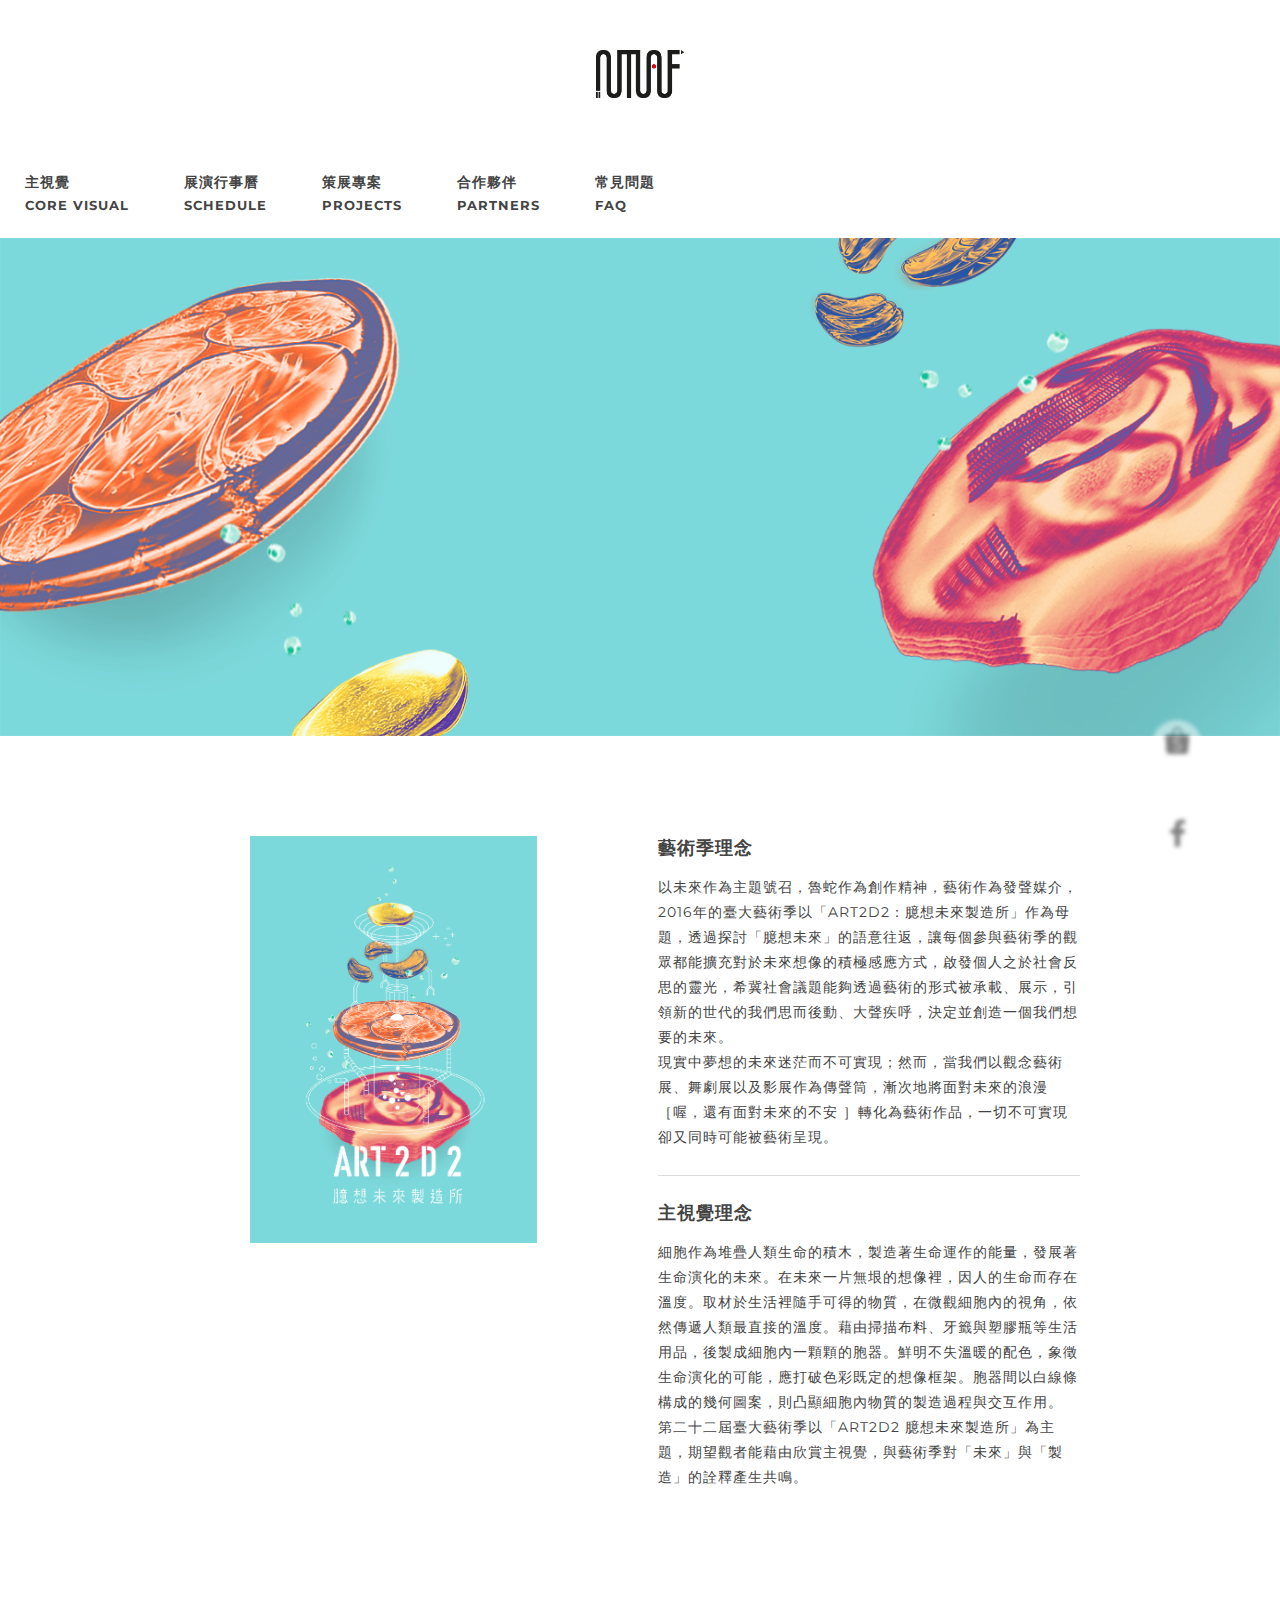
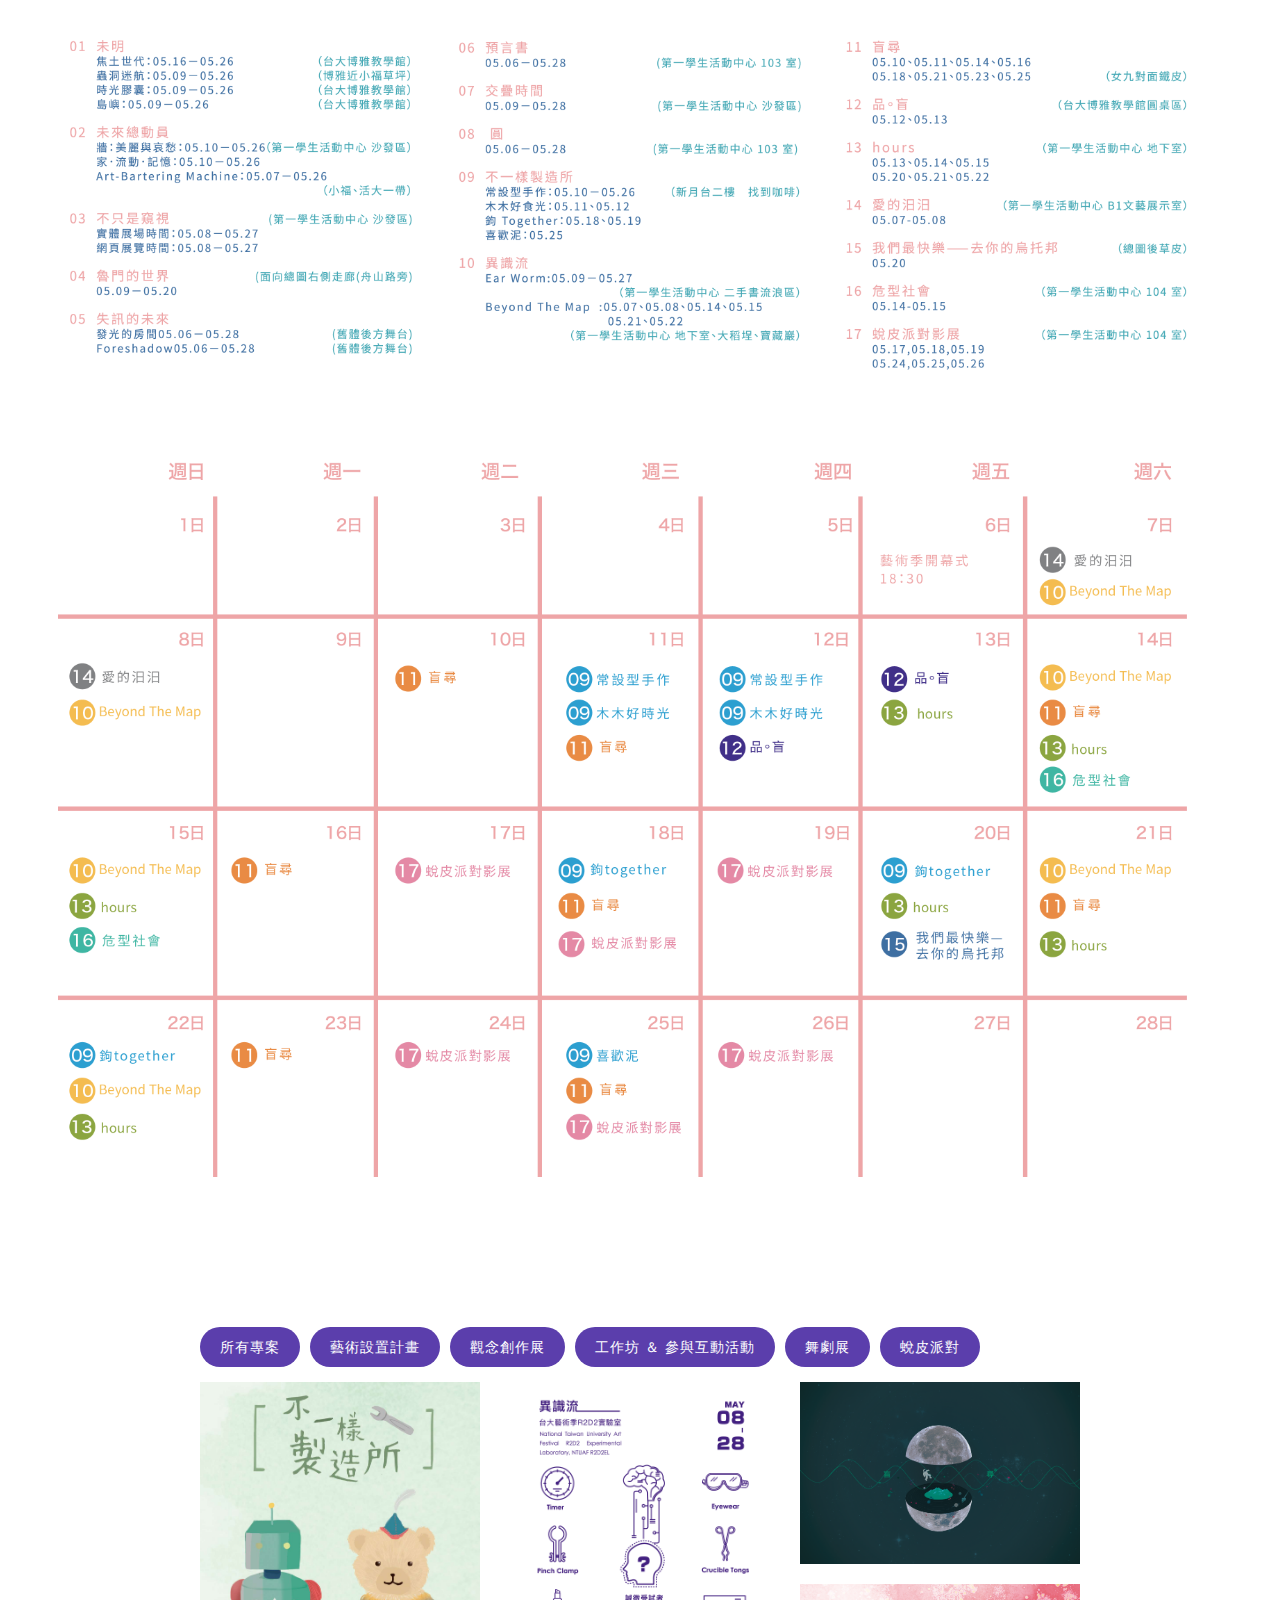
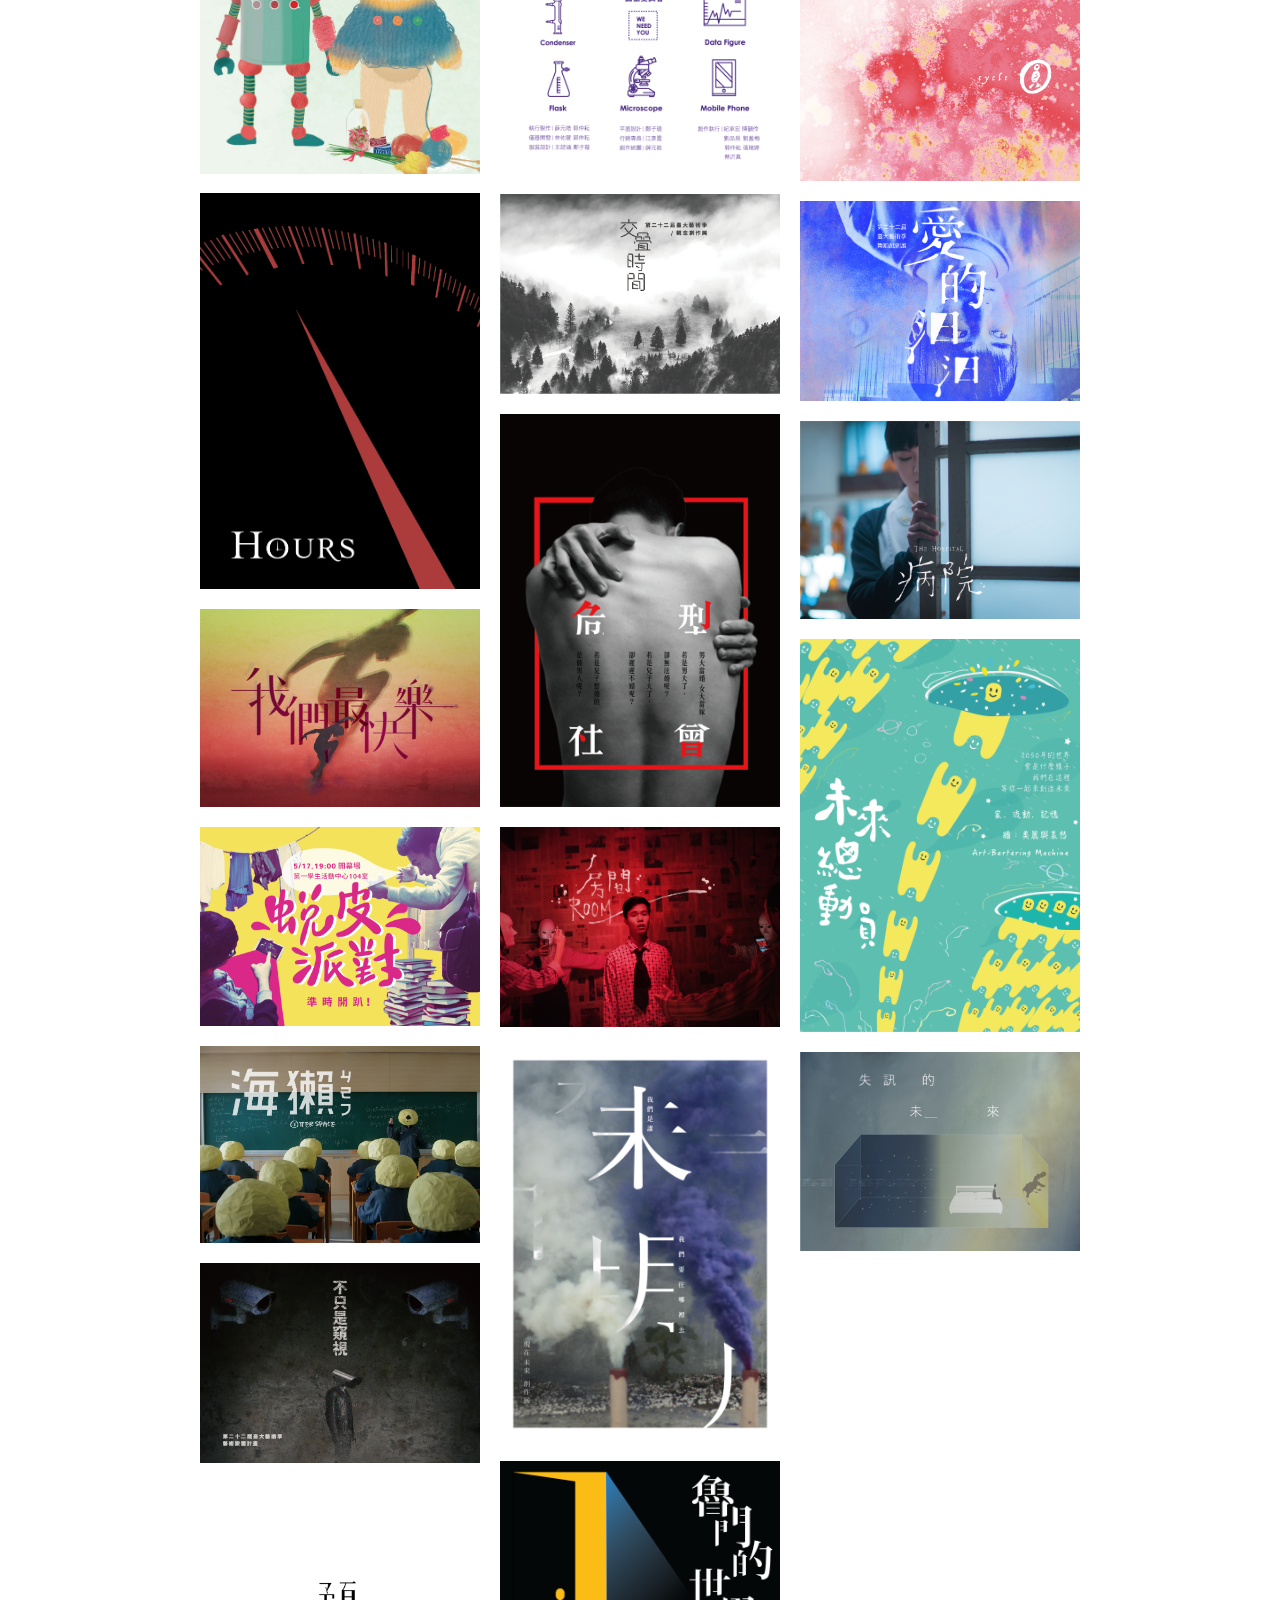
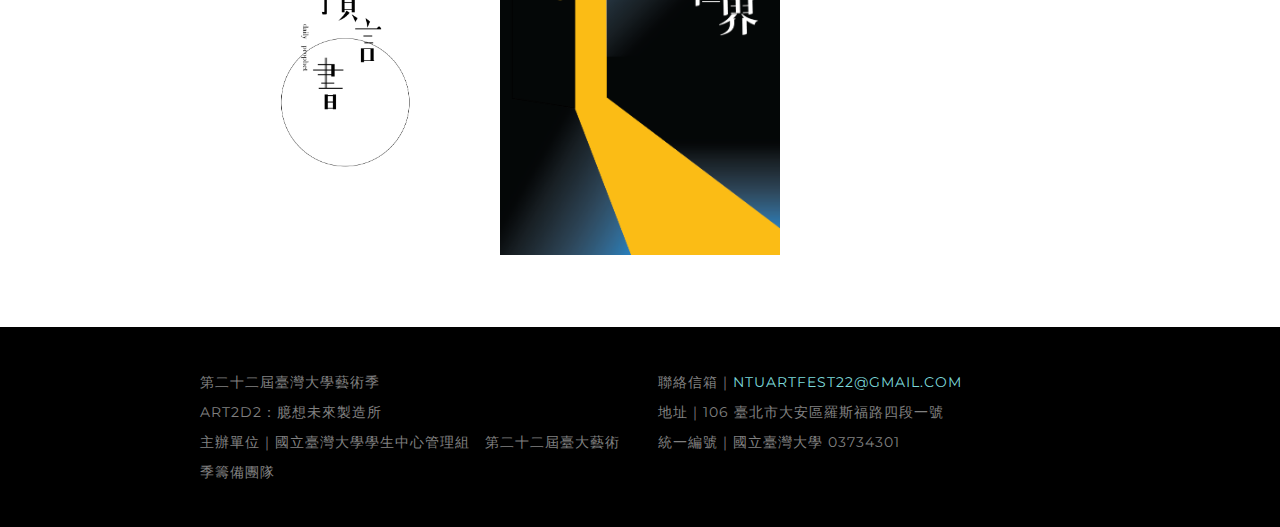
<file: index.html>
<!DOCTYPE html>
<html lang="zh-Hant-TW">
  <head>
<meta http-equiv="Content-Type" content="text/html; charset=utf-8" >
    <meta charset="utf-8">
    <meta http-equiv="X-UA-Compatible" content="IE=edge">
    <meta name="viewport" content="width=device-width, initial-scale=1">
    <meta name="description" content="">
    <meta name="author" content="">
    <title>臺大藝術季 NTUAF OFFICIAL WEBSITE</title>
    <!-- favicon -->
    <link rel="shortcut icon" href="favicon.ico" type="image/x-icon">
    <link rel="icon" href="favicon.ico" type="image/x-icon">
    <!-- uikit css -->
    <link rel="stylesheet" href="css/uikit.min.css" />
    <!-- custom fonts -->
    <link href="font-awesome/css/font-awesome.min.css" rel="stylesheet" type="text/css">
    <link href="http://fonts.googleapis.com/css?family=Lato&subset=latin,latin-ext" rel='stylesheet' type='text/css'>
    <link href="http://fonts.googleapis.com/css?family=Montserrat:400,700" rel="stylesheet" type="text/css">
    <!-- custom css -->
    <link rel="stylesheet" type="text/css" href="less/main.css">
    <meta property="og:url" content="http://artfest.ntu.edu.tw"/>
    <meta property="og:title" content="臺大藝術季 NTUAF OFFICIAL WEBSITE"/>
    <meta property="og:description" content="臺大藝術季是每年臺大最盛大的藝文活動，策展團隊以及創作者涵括台北七所大學以及臺大學生共 600 多名，每年都有不同的創新以及突破，今年是二十二屆的臺大藝術季，我們用「ART2D2：臆想未來製造所」作為主題號召，以觀念藝術展、舞劇展以及影展作為發聲媒介，漸次地將面對未來的不安與浪漫轉化為藝術作品，藉由藝術作品重建個人與校園、社會之間的關係，反映現今大學生對於未來的想望，即使在現實中夢想中的未來迷茫而不可實現，然而一切不可實現卻又同時可被藝術呈現。" />
    <meta property="og:image" content="http://artfest.ntu.edu.tw/img/og-image.png"/>
    <meta property="og:image:width" content="1200"/>
    <meta property="og:image:height" content="630"/>
    <meta property="og:image:type" content="image/png">
  </head>
  <body>
    <div class="shopee">
  <a href="http://mall.shopee.tw/shop/?sid=4348455&source=search#shopid=4348455" target="_blank">
    <img src="img/shopee-icon.png">
  </a>
</div>
<div class="facebook-fanpage">
  <a href="https://www.facebook.com/NTUartfest" target="_blank">
    <i class="icon fa fa-facebook" aria-hidden="true"></i>
  </a>
</div>
<!-- <div class="messenger" data-uk-offcanvas="{target:'#chatroom'}">
  <i class="icon fa fa-comments-o" aria-hidden="true"></i>
</div>
<div id='chatroom' class="uk-offcanvas">
  <div class="customer-support uk-offcanvas-bar uk-offcanvas-bar-flip">
    <div class="uk-width-1-1 message-header">
      <div class="uk-text-center uk-text-middle message-title">客服專線</div>
    </div>
    <div class="uk-width-1-1" id="messages">
      <p class="message-content uk-text-left">
        Art2D2：我是均豪，是藝術季的代理人，擁有人工智慧可以跟人類對話。很高興為你服務。
      </p>
    </div>
    <div class="uk-width-1-1 message-input">
      <input class='uk-align-center uk-align-middle' type="text" placeholder="問我些問題吧" id="message-box">
    </div>
  </div>
</div>
<script src="socket.io/socket.io.js"></script>
<script src="/js/chatroom.js"></script> -->
    <header id="top">
      <div class="uk-grid">
        <div class="uk-container-center uk-width-large-1-5 uk-width-medium-1-3 uk-width-small-1-5">
          <div class="brand-image">
            <img src="img/ntuaf.png">
          </div>
        </div>
      </div>
    </header>
    <!-- nav for mobile -->
    <nav class="uk-navbar uk-visible-small navbar-custom" data-uk-sticky>
      <ul class="uk-navbar-nav">
        <li><a href="newsroom/index.html" class="uk-navbar-nav-subtitle">最新消息<div>news</div></a></li>
        <li><a href="partners/index.html" class="uk-navbar-nav-subtitle">合作夥伴<div>partners</div></a></li>
      </ul>
    </nav>
    <nav class="uk-navbar navbar-custom uk-hidden-small" data-uk-sticky >
      <ul class="uk-navbar-nav uk-hidden-small">
        <li><a class="uk-navbar-nav-subtitle" slow-scroll target="#core">主視覺<div>core visual</div></a></li>
        <li class="uk-hidden-small"><a class="uk-navbar-nav-subtitle" slow-scroll target="#schedule">展演行事曆<div>schedule</div></a></li>
        <li><a class="uk-navbar-nav-subtitle" slow-scroll target="#projects">策展專案<div>projects</div></a></li>
        <li><a href="partners/index.html" class="uk-navbar-nav-subtitle">合作夥伴<div>partners</div></a></li>
        <li><a href="questions/index.html" class="uk-navbar-nav-subtitle">常見問題<div>FAQ</div></a></li>
      </ul>
    </nav>
    <!-- intro part -->
    <section id="intro">
      <div class="uk-cover-background uk-position-relative">
        <img class="full-width-image" src="img/intro-bg.png">
        <div class="uk-position-cover uk-flex uk-flex-center uk-flex-middle">
          <div class="uk-grid">
            <div class="uk-container-center uk-width-1-3" data-uk-scrollspy="{cls:'uk-animation-fade', repeat: true, delay:900}">
              <img src="img/logo.png">
            </div>
          </div>
        </div>
      </div>
    </section>
    <!-- core visual part -->
    <section id="core">
      <div class="uk-grid">
        <div class="uk-container uk-width-large-1-2 uk-width-medium-1-1 uk-width-small-1-1">
          <div class="brand-image">
            <img src="img/poster.png">
          </div>
        </div>
        <div class="uk-width-large-1-2 uk-width-medium-1-1 uk-width-small-1-1">
          <article class="uk-article">
            <h3>藝術季理念</h3>
            <p>
              以未來作為主題號召，魯蛇作為創作精神，藝術作為發聲媒介，2016年的臺大藝術季以「ART2D2：臆想未來製造所」作為母題，透過探討「臆想未來」的語意往返，讓每個參與藝術季的觀眾都能擴充對於未來想像的積極感應方式，啟發個人之於社會反思的靈光，希冀社會議題能夠透過藝術的形式被承載、展示，引領新的世代的我們思而後動、大聲疾呼，決定並創造一個我們想要的未來。
              <br>
              現實中夢想的未來迷茫而不可實現；然而，當我們以觀念藝術展、舞劇展以及影展作為傳聲筒，漸次地將面對未來的浪漫 ［喔，還有面對未來的不安 ］轉化為藝術作品，一切不可實現卻又同時可能被藝術呈現。
            </p>
            <hr class="uk-article-divider">
            <h3>主視覺理念</h3>
            <p>
              細胞作為堆疊人類生命的積木，製造著生命運作的能量，發展著生命演化的未來。在未來一片無垠的想像裡，因人的生命而存在溫度。取材於生活裡隨手可得的物質，在微觀細胞內的視角，依然傳遞人類最直接的溫度。藉由掃描布料、牙籤與塑膠瓶等生活用品，後製成細胞內一顆顆的胞器。鮮明不失溫暖的配色，象徵生命演化的可能，應打破色彩既定的想像框架。胞器間以白線條構成的幾何圖案，則凸顯細胞內物質的製造過程與交互作用。
              <br>
              第二十二屆臺大藝術季以「ART2D2 臆想未來製造所」為主題，期望觀者能藉由欣賞主視覺，與藝術季對「未來」與「製造」的詮釋產生共鳴。
            </p>
          </article>
        </div>
      </div>
    </section>
    <section id="schedule" class="uk-hidden-small">
      <div class="uk-grid">
        <div class="uk-container uk-container-center uk-width-large-1-1 uk-width-medium-1-1 uk-width-small-1-1">
          <!-- <div class="brand-image"> -->
          <img src="img/schedule.png">
          <!-- </div> -->
        </div>
      </div>
    </section>
    <section id="project-loading" style="display:none;">
      <div  class='uk-container-center uil-ripple-css' style='transform:scale(0.6);'><div></div><div></div></div>
    </section>
    <section id="projects">
      <h3 class="uk-visible-small">藝術季專案 Projects</h3>
      <!-- Filter Controls -->
      <ul id="project-filter" class="uk-subnav project-filter-custom uk-hidden-small">
        <li data-uk-filter=""><a class="uk-button btn btn-primary" href="">所有專案</a></li>
        <li data-uk-filter="filter-a" ><a class="uk-button btn btn-primary" href="#">藝術設置計畫</a></li>
        <li data-uk-filter="filter-b" ><a class="uk-button btn btn-primary" href="#">觀念創作展</a></li>
        <li data-uk-filter="filter-c"><a class="uk-button btn btn-primary" href="#">工作坊 ＆ 參與互動活動</a></li>
        <li data-uk-filter="filter-d"><a class="uk-button btn btn-primary" href="#">舞劇展</a></li>
        <li data-uk-filter="filter-e"><a class="uk-button btn btn-primary" href="#">蛻皮派對</a></li>
      </ul>
      <!-- Dynamic Grid -->
      <div id="project-grid" class="uk-grid uk-grid-width-small-1-2 uk-grid-width-medium-1-3 uk-grid-width-large-1-3">
        <!-- 工作坊＆參與互動活動 filter-c -->
        <div data-uk-filter="filter-c">
          <div class="uk-overlay uk-overlay-hover">
            <img src="img/day-factory.jpg" alt="">
            <div class="uk-overlay-panel uk-overlay-fade uk-flex uk-flex-center uk-flex-middle uk-text-center project-panel-custom">
              <div>
                <h3 class="uk-panel-title project-panel-title">不一樣製造所 Beyond Factory</h3>
                <p>工作坊＆參與互動活動</p>
              </div>
            </div>
            <a class="modal-opener uk-position-cover" href="#project-day-factory" data-uk-modal></a>
          </div>
        </div>
        <div data-uk-filter="filter-c">
          <div class="uk-overlay uk-overlay-hover">
            <img src="img/r2d2-control.png" alt="">
            <div class="uk-overlay-panel uk-overlay-fade uk-flex uk-flex-center uk-flex-middle uk-text-center project-panel-custom">
              <div>
                <h3 class="uk-panel-title project-panel-title">異識流</h3>
                <p>工作坊＆參與互動活動</p>
              </div>
            </div>
            <a class="modal-opener uk-position-cover" href="#project-r2d2-control" data-uk-modal></a>
          </div>
        </div>
        <div data-uk-filter="filter-c">
          <div class="uk-overlay uk-overlay-hover">
            <img src="img/night-blindfind.png" alt="">
            <div class="uk-overlay-panel uk-overlay-fade uk-flex uk-flex-center uk-flex-middle uk-text-center project-panel-custom">
              <div>
                <h3 class="uk-panel-title project-panel-title">盲尋</h3>
                <p>工作坊＆參與互動活動</p>
              </div>
            </div>
            <a class="modal-opener uk-position-cover" href="#project-night-blindfind" data-uk-modal></a>
          </div>
        </div>
        <div data-uk-filter="filter-c">
          <div class="uk-overlay uk-overlay-hover">
            <img src="img/r2d2-hours.png" alt="">
            <div class="uk-overlay-panel uk-overlay-fade uk-flex uk-flex-center uk-flex-middle uk-text-center project-panel-custom">
              <div>
                <h3 class="uk-panel-title project-panel-title">hours</h3>
                <p>工作坊＆參與互動活動</p>
              </div>
            </div>
            <a class="modal-opener uk-position-cover" href="#project-r2d2-hours" data-uk-modal></a>
          </div>
        </div>
        <!-- /工作坊＆參與互動活動 filter-c -->
        <!-- 觀念創作展 filter-b -->
        <div data-uk-filter="filter-b">
          <div class="uk-overlay uk-overlay-hover">
            <img src="img/r2d2-time.png" alt="">
            <div class="uk-overlay-panel uk-overlay-fade uk-flex uk-flex-center uk-flex-middle uk-text-center project-panel-custom">
              <div>
                <h3 class="uk-panel-title project-panel-title">交疊時間</h3>
                <p>觀念創作展</p>
              </div>
            </div>
            <a class="modal-opener uk-position-cover" href="#project-r2d2-time" data-uk-modal></a>
          </div>
        </div>
        <div data-uk-filter="filter-b">
          <div class="uk-overlay uk-overlay-hover">
            <img src="img/dream-cycle.png" alt="">
            <div class="uk-overlay-panel uk-overlay-fade uk-flex uk-flex-center uk-flex-middle uk-text-center project-panel-custom">
              <div>
                <h3 class="uk-panel-title project-panel-title">圓</h3>
                <p>觀念創作展</p>
              </div>
            </div>
            <a class="modal-opener uk-position-cover" href="#project-dream-cycle" data-uk-modal></a>
          </div>
        </div>
        <!-- /觀念創作展 filter-b -->
        <!-- 舞劇展 filter-d -->
        <div data-uk-filter="filter-d">
          <div class="uk-overlay uk-overlay-hover">
            <img src="img/night-happy.jpg" alt="">
            <div class="uk-overlay-panel uk-overlay-fade uk-flex uk-flex-center uk-flex-middle uk-text-center project-panel-custom">
              <div>
                <h3 class="uk-panel-title project-panel-title">我們最快樂</h3>
                <p>舞劇展</p>
              </div>
            </div>
            <a class="modal-opener uk-position-cover" href="#project-night-happy" data-uk-modal></a>
          </div>
        </div>
        <div data-uk-filter="filter-d">
          <div class="uk-overlay uk-overlay-hover">
            <img src="img/dream-danger.png" alt="">
            <div class="uk-overlay-panel uk-overlay-fade uk-flex uk-flex-center uk-flex-middle uk-text-center project-panel-custom">
              <div>
                <h3 class="uk-panel-title project-panel-title">危型社會</h3>
                <p>舞劇展</p>
              </div>
            </div>
            <a class="modal-opener uk-position-cover" href="#project-dream-danger" data-uk-modal></a>
          </div>
        </div>
        <div data-uk-filter="filter-d">
          <div class="uk-overlay uk-overlay-hover">
            <img src="img/dream-love.jpg" alt="">
            <div class="uk-overlay-panel uk-overlay-fade uk-flex uk-flex-center uk-flex-middle uk-text-center project-panel-custom">
              <div>
                <h3 class="uk-panel-title project-panel-title">愛的汩汩</h3>
                <p>舞劇展</p>
              </div>
            </div>
            <a class="modal-opener uk-position-cover" href="#project-dream-love" data-uk-modal></a>
          </div>
        </div>
        <!-- /舞劇展 filter-d -->
        <!-- 蛻皮派對 filter-e -->
        <div data-uk-filter="filter-e">
          <div class="uk-overlay uk-overlay-hover">
            <img src="img/vdc-party.png" alt="">
            <div class="uk-overlay-panel uk-overlay-fade uk-flex uk-flex-center uk-flex-middle uk-text-center project-panel-custom">
              <div>
                <h3 class="uk-panel-title project-panel-title">蛻皮派對</h3>
                <p>蛻皮派對</p>
              </div>
            </div>
            <a class="modal-opener uk-position-cover" href="#project-vdc-party" data-uk-modal></a>
          </div>
        </div>
        <div data-uk-filter="filter-e">
          <div class="uk-overlay uk-overlay-hover">
            <img src="img/vdc-room.png" alt="">
            <div class="uk-overlay-panel uk-overlay-fade uk-flex uk-flex-center uk-flex-middle uk-text-center project-panel-custom">
              <div>
                <h3 class="uk-panel-title project-panel-title">房間</h3>
                <p>蛻皮派對</p>
              </div>
            </div>
            <a class="modal-opener uk-position-cover" href="#project-vdc-room" data-uk-modal></a>
          </div>
        </div>
        <div data-uk-filter="filter-e">
          <div class="uk-overlay uk-overlay-hover">
            <img src="img/vdc-hospital.png" alt="">
            <div class="uk-overlay-panel uk-overlay-fade uk-flex uk-flex-center uk-flex-middle uk-text-center project-panel-custom">
              <div>
                <h3 class="uk-panel-title project-panel-title">病院</h3>
                <p>蛻皮派對</p>
              </div>
            </div>
            <a class="modal-opener uk-position-cover" href="#project-vdc-hospital" data-uk-modal></a>
          </div>
        </div>
        <div data-uk-filter="filter-e">
          <div class="uk-overlay uk-overlay-hover">
            <img src="img/vdc-otter.png" alt="">
            <div class="uk-overlay-panel uk-overlay-fade uk-flex uk-flex-center uk-flex-middle uk-text-center project-panel-custom">
              <div>
                <h3 class="uk-panel-title project-panel-title">海獺 427 號</h3>
                <p>蛻皮派對</p>
              </div>
            </div>
            <a class="modal-opener uk-position-cover" href="#project-vdc-otter" data-uk-modal></a>
          </div>
        </div>
        <!-- /蛻皮派對 filter-e -->
        <!-- 藝術設置計畫 filter-a -->
        <div data-uk-filter="filter-a">
          <div class="uk-overlay uk-overlay-hover">
            <img src="img/day-notlight.png" alt="">
            <div class="uk-overlay-panel uk-overlay-fade uk-flex uk-flex-center uk-flex-middle uk-text-center project-panel-custom">
              <div>
                <h3 class="uk-panel-title project-panel-title">未明</h3>
                <p>藝術設置計畫</p>
              </div>
            </div>
            <a class="modal-opener uk-position-cover" href="#project-day-notlight" data-uk-modal></a>
          </div>
        </div>
        <div data-uk-filter="filter-a">
          <div class="uk-overlay uk-overlay-hover">
            <img src="img/day-together.png" alt="">
            <div class="uk-overlay-panel uk-overlay-fade uk-flex uk-flex-center uk-flex-middle uk-text-center project-panel-custom">
              <div>
                <h3 class="uk-panel-title project-panel-title">未來總動員</h3>
                <p>藝術設置計畫</p>
              </div>
            </div>
            <a class="modal-opener uk-position-cover" href="#project-day-together" data-uk-modal></a>
          </div>
        </div>
        <div data-uk-filter="filter-a">
          <div class="uk-overlay uk-overlay-hover">
            <img src="img/r2d2-look.png" alt="">
            <div class="uk-overlay-panel uk-overlay-fade uk-flex uk-flex-center uk-flex-middle uk-text-center project-panel-custom">
              <div>
                <h3 class="uk-panel-title project-panel-title">不只是窺視</h3>
                <p>藝術設置計畫</p>
              </div>
            </div>
            <a class="modal-opener uk-position-cover" href="#project-r2d2-look" data-uk-modal></a>
          </div>
        </div>
        <div data-uk-filter="filter-a">
          <div class="uk-overlay uk-overlay-hover">
            <img src="img/r2d2-door.png" alt="">
            <div class="uk-overlay-panel uk-overlay-fade uk-flex uk-flex-center uk-flex-middle uk-text-center project-panel-custom">
              <div>
                <h3 class="uk-panel-title project-panel-title">魯門的世界</h3>
                <p>藝術設置計畫</p>
              </div>
            </div>
            <a class="modal-opener uk-position-cover" href="#project-r2d2-door" data-uk-modal></a>
          </div>
        </div>
        <div data-uk-filter="filter-a">
          <div class="uk-overlay uk-overlay-hover">
            <img src="img/night-future.png" alt="">
            <div class="uk-overlay-panel uk-overlay-fade uk-flex uk-flex-center uk-flex-middle uk-text-center project-panel-custom">
              <div>
                <h3 class="uk-panel-title project-panel-title">失訓的未來</h3>
                <p>藝術設置計畫</p>
              </div>
            </div>
            <a class="modal-opener uk-position-cover" href="#project-night-future" data-uk-modal></a>
          </div>
        </div>
        <div data-uk-filter="filter-a">
          <div class="uk-overlay uk-overlay-hover">
            <img src="img/night-book.png" alt="">
            <div class="uk-overlay-panel uk-overlay-fade uk-flex uk-flex-center uk-flex-middle uk-text-center project-panel-custom">
              <div>
                <h3 class="uk-panel-title project-panel-title">預言書</h3>
                <p>藝術設置計畫</p>
              </div>
            </div>
            <a class="modal-opener uk-position-cover" href="#project-night-book" data-uk-modal></a>
          </div>
        </div>
        <!-- /藝術設置計畫 filter-a -->
      </div>
      <!-- Modals -->
      <!-- filter-a -->
      <div id="project-day-notlight" class="uk-modal" data-uk-modal="{center:true}">
  <div class="uk-modal-dialog uk-modal-dialog-large">
    <a class="uk-modal-close uk-close"></a>
    <div class="uk-grid uk-flex-middle">
      <div class="uk-width-large-1-2 uk-width-medium-1-2 uk-width-small-1-1">
        <article class="uk-article article-custom">
          <h1 class="uk-article-title article-title">未明</h1>
          <blockquote>
            <p class="uk-article-meta article-meta">
              臺灣大學博雅教學館<br>
              <br>
              焦土世代：05.16－05.26｜09：00－18：00　臺大博雅教學館<br>
              蟲洞迷航：05.09－05.26｜09：00－18：00　臺大博雅教學館<br>
              時光膠囊：05.09－05.26｜09：00－18：00　臺大博雅教學館<br>
              島嶼：05.09－05.26｜09：00－18：00　臺大博雅教學館
            </p>
          </blockquote>
          <hr class="uk-article-divider">
          【未明】展覽概念：「現在即未來」<br>
          未來從不是無端而生，而是由我們每分每秒的所作所為運作與累積而來。本展覽選定「現代文明議題與未來演進之假想」作為我們的核心策展主題，透過繪畫、攝影作品與裝置藝術等更多樣的形式，展示創作者所觀察到的當今議題與未來想像。同時，也邀請觀眾一起看見並臆想未來，進而對現在所處的世界與時間有所反思。
        </article>
      </div>
      <div class="uk-width-large-1-2 uk-width-medium-1-2 uk-hidden-small">
        <img src="img/day-notlight.png">
      </div>
    </div>
  </div>
</div>
      <div id="project-day-together" class="uk-modal" data-uk-modal="{center:true}">
  <div class="uk-modal-dialog uk-modal-dialog-large">
    <a class="uk-modal-close uk-close"></a>
    <div class="uk-grid uk-flex-middle">
      <div class="uk-width-large-1-2 uk-width-medium-1-2 uk-width-small-1-1">
        <article class="uk-article article-custom">
          <h1 class="uk-article-title article-title">未來總動員</h1>
          <blockquote>
            <p class="uk-article-meta article-meta">
              05.09-05.26<br>
              牆：美麗與哀愁<br>
              10：00－20：00　活大沙發區<br>
              <br>
              05.07-05.26<br>
              Art-Bartering Machine<br>
              平日 12：20－13：20、17：30－18：30<br>
              假日10：00－12：00、13：00－16：00<br>
              活大、小福一帶<br>
              <br>
              05.17-05.27<br>
              家．流動．記憶<br>
              10：00－17：00 （週一公休）<br>
              再生藝術工坊<br>
            </p>
          </blockquote>
          <hr class="uk-article-divider">
          【你有想過自己在 2050 年會過著什麼樣的生活嗎？<br>
          <br>
          牆面創作，讓你透過不同感官去感受，發現未來樣貌的美麗與哀愁並提問思考；家．流動．記憶，藉由住家環境的未來改造計畫，給你一個對於大自然和記憶結合的全新體驗；Art-Bartering Machine，不再只提供冷冰冰的商品，這台神奇的販賣機了解你的一切需求，滿足心靈一角。
          <br>
          想親身存在於這樣的未來中？<br>
          想打造屬於自己的生活？<br>
          我們在2050年，等你一同來享受。<br>
        </article>
      </div>
      <div class="uk-width-large-1-2 uk-width-medium-1-2 uk-hidden-small">
        <img src="img/day-together.png">
      </div>
    </div>
  </div>
</div>
      <div id="project-r2d2-look" class="uk-modal" data-uk-modal="{center:true}">
  <div class="uk-modal-dialog uk-modal-dialog-large">
    <a class="uk-modal-close uk-close"></a>
    <div class="uk-grid uk-flex-middle">
      <div class="uk-width-large-1-2 uk-width-medium-1-2 uk-width-small-1-1">
        <article class="uk-article article-custom">
          <h1 class="uk-article-title article-title">不只是窺視</h1>
          <blockquote>
            <p class="uk-article-meta article-meta">
              活大沙發區（以及四處都有攝影機）<br>
              <br>
              實體展場時間  05.11－05.27｜08：00－22：00<br>
              網頁展覽時間  05.11－05.27｜00：00－24：00<br>
            </p>
          </blockquote>
          <hr class="uk-article-divider">
          現代社會因為網路的便利讓人的隱私權越來越薄弱，本應讓社會更安全進步的產品，像手機、監視器等等卻也可能這樣的發展下，在未來變成侵犯他人隱私權的設備。<br>
          此次展覽藉由放大攝影機等設備與擴大設備介入空間的尺度，探討監視者與被監視者的關係。倘若今日作品成為偷窺這樣
          侵犯的手段，介入日常生活環境，對於觀者和操作者又會產生怎樣的影響 ？
          <br>
          <br>
          <a class="fuck-uikit-link uk-button btn btn-primary" href="https://www.facebook.com/events/589400194541300/">
            活動連結
          </a>
        </article>
      </div>
      <div class="uk-width-large-1-2 uk-width-medium-1-2 uk-hidden-small">
        <a class="fuck-uikit-link" href="https://www.facebook.com/events/589400194541300/">
          <img class="fuck-uikit-link" src="img/r2d2-look.png" >
        </a>
      </div>
    </div>
  </div>
</div>
      <div id="project-r2d2-door" class="uk-modal" data-uk-modal="{center:true}">
  <div class="uk-modal-dialog uk-modal-dialog-large">
    <a class="uk-modal-close uk-close"></a>
    <div class="uk-grid uk-flex-middle">
      <div class="uk-width-large-1-2 uk-width-medium-1-2 uk-width-small-1-1">
        <article class="uk-article article-custom">
          <h1 class="uk-article-title article-title">魯門的世界</h1>
          <blockquote>
            <p class="uk-article-meta article-meta">
              總圖右側走廊 (舟山路旁)<br>
              <br>
              05.16－05.20｜10：00－19：30<br>
            </p>
          </blockquote>
          <hr class="uk-article-divider">
          WINNER OR LOSER<br>
          撕掉別人給的標籤；拋棄他人的看法；溫拿、魯蛇，由你自己定義。<br>
          <br>
          「魯門的世界」運用科技藝術的形式，對你的選擇給予聽覺與視覺回饋，並從誠實指數測驗機的參考數據讓你反思，在摒棄他人的眼光後，你內在想法是否誠實反映在外在的行為上。
        </article>
      </div>
      <div class="uk-width-large-1-2 uk-width-medium-1-2 uk-hidden-small">
        <img src="img/r2d2-door.png" >
      </div>
    </div>
  </div>
</div>
      <div id="project-night-future" class="uk-modal" data-uk-modal="{center:true}">
  <div class="uk-modal-dialog uk-modal-dialog-large">
    <a class="uk-modal-close uk-close"></a>
    <div class="uk-grid uk-flex-middle">
      <div class="uk-width-large-1-2 uk-width-medium-1-2 uk-width-small-1-1">
        <article class="uk-article article-custom">
          <h1 class="uk-article-title article-title">失訊的未來</h1>
          <blockquote>
            <p class="uk-article-meta article-meta">
              舊體育館後方舞台<br>
              <br>
              發光的房間：05.09－05.28｜11：00－13：00　17：00－20：00<br>
              Foreshadow：05.09－05.28
            </p>
          </blockquote>
          <hr class="uk-article-divider">
          |發光的房間|<br>
          在夜裡房間發著光，光裡，是未來人際互動的想像。白天看來也許只是個再普通不過的房間，但事實上在各個角落布置著未來的隻字片語。<br>
          隨著黑夜降臨，撥開幕簾的那一刻 <br>這些散落的訊息便在光影的投射下現形。在發光的房間裡，我們組成了對未來人際關係的想像<br>
          <br>
          | Foreshadow |<br>
          我們持續地與這個世界發生關係。在時間裡，我們交談、歌唱、與人爭執、與人相愛。這些行為的軌跡慢慢長出，長成具象的網格。在夜裡，成為更加龐大的存在。<br>
          <br>
          <br>
          <a class="fuck-uikit-link uk-button btn btn-primary" href="https://www.facebook.com/events/1752755211624901/">
            活動連結
          </a>
        </article>
      </div>
      <div class="uk-width-large-1-2 uk-width-medium-1-2 uk-hidden-small">
        <a class="fuck-uikit-link" href="https://www.facebook.com/events/1752755211624901/">
          <img  class="fuck-uikit-link" src="img/night-future.png" >
        </a>
      </div>
    </div>
  </div>
</div>
      <div id="project-night-book" class="uk-modal" data-uk-modal="{center:true}">
  <div class="uk-modal-dialog uk-modal-dialog-large">
    <a class="uk-modal-close uk-close"></a>
    <div class="uk-grid uk-flex-middle">
      <div class="uk-width-large-1-2 uk-width-medium-1-2 uk-width-small-1-1">
        <article class="uk-article article-custom">
          <h1 class="uk-article-title article-title">預言書</h1>
          <blockquote>
            <p class="uk-article-meta article-meta">
              第一學生活動中心 103 室<br>
              <br>
              05.06－05.28 ｜11：00－18：00
            </p>
          </blockquote>
          <hr class="uk-article-divider">
          假如三人成虎，天馬行空的荒唐預測，在某個未來即能成真，而這個世界、這個時空，將因你/妳的一個奇想翻轉。<br>
          <br>
          我們邀請你一同進入這個有如虛空的房間，在這個空間裡，不存在視覺的干擾，只有言語的力量；傾聽上一位參與者對未來的提問，錄製一段接續的回答。<br>
          <br>
          在時光累積的洪流中，你的故事固然只是一個節點，你卻仍能夠透過每週出版的一份報紙--預言家日報，持續關注故事的發展，窺伺其他參與者對未來的杜撰。
        </article>
      </div>
      <div class="uk-width-large-1-2 uk-width-medium-1-2 uk-hidden-small">
        <img src="img/night-book.png" >
      </div>
    </div>
  </div>
</div>
      <!-- /filter-a -->
      <!-- filter-b -->
      <div id="project-r2d2-time" class="uk-modal" data-uk-modal="{center:true}">
  <div class="uk-modal-dialog uk-modal-dialog-large">
    <a class="uk-modal-close uk-close"></a>
    <div class="uk-grid uk-flex-middle">
      <div class="uk-width-large-1-2 uk-width-medium-1-2 uk-width-small-1-1">
        <article class="uk-article article-custom">
          <h1 class="uk-article-title article-title">交疊時間</h1>
          <blockquote>
            <p class="uk-article-meta article-meta">
              第一學生活動中心地下室<br>
              <br>
              05.11－05.28｜09：00－21：00<br>
            </p>
          </blockquote>
          <hr class="uk-article-divider">
          從法國大革命中被課徵重稅的農民暴徒；228和白色恐怖事件中被處決的台獨與共產份子；到反服貿學運，靜坐抗議卻被指為暴民的學生。<br>
          <br>
          這些常是掌握話語權者，用來模糊對方主張概念，讓壓迫合理化的方式。<br>
          我們定義標籤為，一個簡化的字詞、一個反對的理由、或是純粹負面的攻擊。標籤出現在一個群體壓迫另一個群體時，藝術風格緊密連接著當時的社會風氣與群眾價值。<br>
          <br>
          我們相信讓某個視覺記錄，若以不同時代的特定藝術風格重新建構，能使故事與背後的脈絡跨越時空的限制，感受在那時間軸上，荒謬地反覆出現的壓迫、類似的標籤。<br>
        </article>
      </div>
      <div class="uk-width-large-1-2 uk-width-medium-1-2 uk-hidden-small">
        <img src="img/r2d2-time.png" >
      </div>
    </div>
  </div>
</div>
      <div id="project-dream-cycle" class="uk-modal" data-uk-modal="{center:true}">
  <div class="uk-modal-dialog uk-modal-dialog-large">
    <a class="uk-modal-close uk-close"></a>
    <div class="uk-grid uk-flex-middle">
      <div class="uk-width-large-1-2 uk-width-medium-1-2 uk-width-small-1-1">
        <article class="uk-article article-custom">
          <h1 class="uk-article-title article-title">圓</h1>
          <blockquote>
            <p class="uk-article-meta article-meta">
              第一學生活動中心 103 室<br>
              <br>
              05.06－05.28 ｜11：00－19：00（週一至週六）
            </p>
          </blockquote>
          <hr class="uk-article-divider">
          生命如同一個圓，沿著觸、視、味、嗅、聽五覺房間展開----<br>
          <br>
          經歷五感刺激，進入透視朦朧的空間，象徵生命瀕臨結束，記憶片段不再留存，殘餘聲音是與外界唯一的聯繫；生命隨著進入死亡長廊，逐漸消逝。<br>
          <br>
          未來的生活有未來的感官刺激與生活經驗，即便歷經不同生命摩擦，終將走向死亡，反反覆覆，終而復始地像一個圓，而我們正行走於中。
        </article>
      </div>
      <div class="uk-width-large-1-2 uk-width-medium-1-2 uk-hidden-small">
        <img src="img/dream-cycle.png" >
      </div>
    </div>
  </div>
</div>
      <!-- /filter-b -->
      <!-- filter-c -->
      <div id="project-day-factory" class="uk-modal" data-uk-modal="{center:true}">
  <div class="uk-modal-dialog uk-modal-dialog-large">
    <a class="uk-modal-close uk-close"></a>
    <div class="uk-grid uk-flex-middle">
      <div class="uk-width-large-1-2 uk-width-medium-1-2 uk-width-small-1-1">
        <article class="uk-article article-custom">
          <h1 class="uk-article-title article-title">不一樣製造所 Beyond Factory</h1>
          <blockquote>
            <p class="uk-article-meta article-meta">
              找到咖啡（臺大新月台二樓）<br>
              <br>
              日常手作<br>
              05.10－05.26 ｜平日10：00－18：00　（假日不開放）<br>
              <br>
              教學型手作（採報名制）<br>
              木木好食光<br>
              05.11｜18：00－21：00<br>
              05.12｜18：00－21：00<br>
              <br>
              鉤 together<br>
              05.18｜18：00－21：00<br>
              05.19｜18：00－21：00<br>
              <br>
              喜歡 泥<br>
              05.25｜18：00－21：00
            </p>
          </blockquote>
          <hr class="uk-article-divider">
          當「科技寒流」席捲2050、鋼鐵佔領日常，人們該何去何從？不甘被奈米微粒吞沒的「不一樣Makers」終究對此感到厭倦，決心在水泥叢林中築起「不一樣。製造所」，帶領大家找回雙手的力量。<br>
          <br>
          走入這獨特而純粹的空間，你便能掛上舒緩的笑容，自由地在材料中穿梭揀選，隨心而至的創作卡片、個性飾品以及多彩紙燈。 此外，每週更有主題工作坊提供給對「手作」欲罷不能的你! <br>
          無論是在「木木好食光」中磨刻出具有手感的食器，或在「鉤together」裡善用針線，織出可愛小物，抑或在「喜歡 泥 」時，為綠色朋友打造溫暖的水泥盆栽，都是你的最佳選擇。 留下一個夜晚或午後，讓我們一同走入手作的綺想中！
          <br>
          <br>
          <a class="fuck-uikit-link uk-button btn btn-primary" href="http://www.blink.com.tw/event/1181/">
            報名連結
          </a>
          <a class="fuck-uikit-link uk-button btn btn-primary" href="https://www.facebook.com/events/1023712297678463/">
            活動連結
          </a>
        </article>
      </div>
      <div class="uk-width-large-1-2 uk-width-medium-1-2 uk-hidden-small">
        <a class="fuck-uikit-link" href="https://www.facebook.com/events/1023712297678463/">
          <img class="fuck-uikit-link" src="img/day-factory.jpg" >
        </a>
      </div>
    </div>
  </div>
</div>
      <div id="project-r2d2-hours" class="uk-modal" data-uk-modal="{center:true}">
  <div class="uk-modal-dialog uk-modal-dialog-large">
    <a class="uk-modal-close uk-close"></a>
    <div class="uk-grid uk-flex-middle">
      <div class="uk-width-large-1-2 uk-width-medium-1-2 uk-width-small-1-1">
        <article class="uk-article article-custom">
          <h1 class="uk-article-title article-title">hours</h1>
          <blockquote>
            <p class="uk-article-meta article-meta">
              第一學生活動中心地下室<br>
              <br>
              05.13、05.20｜<br>
              17：30－18：30<br>
              18：40－19：40<br>
              19：50－20：50<br>
              <br>
              05.14、05.15｜<br>
              05.21、05.22｜<br>
              13：30－14：30<br>
              14：40－15：40<br>
              15：50－16：50<br>
              17：00－18：00<br>
            </p>
          </blockquote>
          <hr class="uk-article-divider">
          「再給自己一次機會，你會如何安排人生？」<br>
          <br>
          在未來的世界，我們大膽假想：時間將成為交易的媒介。HOURS即以此想法出發，打造一個「以時間為貨幣」的空間，玩家們將自由分配手上的時間，以圓滿不同階段的人生。時間即是金錢，遊戲裡所有交易的媒介皆為「時間」，遊戲角色所擁有的時間一旦歸零，即宣告遊戲結束。而時間有限，慾望無窮，遊戲中，玩家可以自由選擇生命中的投資與追求，並仔細思考：如何抉擇才能創造最大價值。<br>
          <br>
          當時間成為唯一的資產<br>
          你選擇揮霍還是把握?
          <br>
          <br>
          <a class="fuck-uikit-link uk-button btn btn-primary" href="http://www.blink.com.tw/event/1176/">
            報名連結
          </a>
          <a class="fuck-uikit-link uk-button btn btn-primary" href="https://www.facebook.com/events/1760872727478856/">
            活動連結
          </a>
        </article>
      </div>
      <div class="uk-width-large-1-2 uk-width-medium-1-2 uk-hidden-small">
        <a class="fuck-uikit-link" href="https://www.facebook.com/events/1760872727478856/">
          <img class="fuck-uikit-link" src="img/r2d2-hours.png" >
        </a>
      </div>
    </div>
  </div>
</div>
      <div id="project-r2d2-control" class="uk-modal" data-uk-modal="{center:true}">
  <div class="uk-modal-dialog uk-modal-dialog-large">
    <a class="uk-modal-close uk-close"></a>
    <div class="uk-grid uk-flex-middle">
      <div class="uk-width-large-1-2 uk-width-medium-1-2 uk-width-small-1-1">
        <article class="uk-article article-custom">
          <h1 class="uk-article-title article-title">異識流</h1>
          <blockquote>
            <p class="uk-article-meta article-meta">
              第一學生活動中心地下室<br>
              <br>
              Ear Worm<br>
              05.09－05.27<br>
              一、二、三、五｜12：20、13：20、14：20<br>
              三、四｜21：00、22：00、23：00<br>
              每場 2－3 人約 50 分鐘。<br>
              Beyond The Map<br>
              05.07－05.08、05.14－05.15、05.21－05.22<br>
              六、日｜13：30－16：00<br>
              六｜17：00－19：30<br>
              每場 8 人約 140 分鐘。<br>
            </p>
          </blockquote>
          <hr class="uk-article-divider">
          誠徵受試者<br>
          臺大藝術季 R2D2 實驗室 ( National Taiwan University Art Festival R2D2 Experimental Laboratory, NTUAF R2D2EL) 將於 2016 年 五月 進行一項開發中的人體實驗<br>
          詳細資訊如下：<br>
          專案名稱：異識流<br>
          說明：本專案為一項人體實驗，邀請受試著來接受一項新開發的儀器之測試，受試者分成控制者與被控制者，被控制者為儀器配戴者，控制者為訊號輸出端（詳見下方示意圖）。底下包含兩個子計畫，分別為「Ear Worm」和「Beyond The Map」。<br>
          實驗目的：透過語音輸入指令，入侵受試者的意識，將一切責任風險排除，挑戰人造意識誕生之前，人腦無法抗拒的極限。
          <br>
          <br>
          <a class="fuck-uikit-link uk-button btn btn-primary"  href="http://www.blink.com.tw/event/1177/">
            報名連結
          </a>
          <a class="fuck-uikit-link uk-button btn btn-primary"  href="https://www.facebook.com/events/1684170555167700/">
            活動連結
          </a>
        </article>
      </div>
      <div class="uk-width-large-1-2 uk-width-medium-1-2 uk-hidden-small">
        <a class="fuck-uikit-link" href="https://www.facebook.com/events/1684170555167700/">
          <img class="fuck-uikit-link" src="img/r2d2-control.png">
        </a>
      </div>
    </div>
  </div>
</div>
      <div id="project-night-blindfind" class="uk-modal" data-uk-modal="{center:true}">
  <div class="uk-modal-dialog uk-modal-dialog-large">
    <a class="uk-modal-close uk-close"></a>
    <div class="uk-grid uk-flex-middle">
      <div class="uk-width-large-1-2 uk-width-medium-1-2 uk-width-small-1-1">
        <article class="uk-article article-custom">
          <h1 class="uk-article-title article-title">盲尋</h1>
          <blockquote>
            <p class="uk-article-meta article-meta">
              女九旁圍牆<br>
              <br>
              第一場　05.10｜20：00－21：00<br>
              第二場　05.11｜20：00－21：00<br>
              第三場　05.14｜20：00－21：00<br>
              第四場　05.16｜20：00－21：00<br>
              第五場　05.18｜20：00－21：00<br>
              第六場　05.21｜20：00－21：00<br>
              第七場　05.23｜20：00－21：00<br>
              第八場　05.25｜20：00－21：00<br>
            </p>
          </blockquote>
          <hr class="uk-article-divider">
          「視覺」在五感之中，擁有至高無上的主宰力；但相較於直覺的觀察，我們相信其他感知更能賦予人們想像和創造的空間。黑暗雖然剝奪了我們的視覺，卻讓我們更專注於觸覺、嗅覺、味覺、聽覺等被動的感官。「盲尋」旨在挑戰視覺遭剝奪後，其他感知對於環境訊息的感受力，並更進一步顛覆視覺的主宰地位。我們將以音樂作為故事媒介，讓參與者在空曠的室外環境中，戴上耳機聆聽特定主題的音樂。同時釋放各種氣味，透過感官的交互作用，建構不同個體對未來的想像，參與者隨後立即以噴漆在牆面上塗鴉創作，將聽覺與嗅覺經想像、轉化後，再進一步轉化為視覺的影像。
          <br>
          <br>
          <a class="fuck-uikit-link uk-button btn btn-primary" href="http://www.blink.com.tw/event/1178/">
            報名連結
          </a>
          <a class="fuck-uikit-link uk-button btn btn-primary" href="https://www.facebook.com/events/988088277913164/">
            活動連結
          </a>
        </article>
      </div>
      <div class="uk-width-large-1-2 uk-width-medium-1-2 uk-hidden-small">
        <a class="fuck-uikit-link" href="https://www.facebook.com/events/988088277913164/">
          <img class="fuck-uikit-link" src="img/night-blindfind.png" >
        </a>
      </div>
    </div>
  </div>
</div>
      <!-- /filter-c -->
      <!-- filter-d -->
      <div id="project-dream-love" class="uk-modal" data-uk-modal="{center:true}">
  <div class="uk-modal-dialog uk-modal-dialog-large">
    <a class="uk-modal-close uk-close"></a>
    <div class="uk-grid uk-flex-middle">
      <div class="uk-width-large-1-2 uk-width-medium-1-2 uk-width-small-1-1">
        <article class="uk-article article-custom">
          <h1 class="uk-article-title article-title">愛的汩汩</h1>
          <blockquote>
            <p class="uk-article-meta article-meta">
              第一學生活動中心　B1 文藝展示室<br>
              <br>
              05.07｜15：30<br>
              05.07｜18：30<br>
              05.08｜15：30<br>
              05.08｜18：30<br>
            </p>
          </blockquote>
          <hr class="uk-article-divider">
          人與人的交織開始於那一秒空氣，不安份地緩緩凝結成愛情。<br>
          她如夢一般美好，卻又消耗人的生命；她帶給人不切實際的快樂，卻又有真實的痛苦。在這樣的夢碎夢醒之中，我們意識到靈魂的活性及生命的運轉。<br>
          愛情在人的生命中既是救贖又是毀滅，這個創作表現了愛對於人的消耗，以及人們對於愛情的真實給予。她是人們生命中的一個權利，也是義務，而我們也都心甘情願地任她消磨，唯有這樣我們才能真切地活著。有了愛情，我們得以流動、前行，生命才能以汩汩之脈流向未來。
          <br>
          <br>
          <a class="fuck-uikit-link uk-button btn btn-primary"  href="http://www.blink.com.tw/event/1139/">
            報名連結
          </a>
          <a class="fuck-uikit-link uk-button btn btn-primary"  href="https://www.facebook.com/events/1567658040230982/">
            活動連結
          </a>
        </article>
      </div>
      <div class="uk-width-large-1-2 uk-width-medium-1-2 uk-hidden-small">
        <a class="fuck-uikit-link" href="https://www.facebook.com/events/1567658040230982/">
          <img class="fuck-uikit-link" src="img/dream-love.jpg" >
        </a>
      </div>
    </div>
  </div>
</div>
      <div id="project-dream-danger" class="uk-modal" data-uk-modal="{center:true}">
  <div class="uk-modal-dialog uk-modal-dialog-large">
    <a class="uk-modal-close uk-close"></a>
    <div class="uk-grid uk-flex-middle">
      <div class="uk-width-large-1-2 uk-width-medium-1-2 uk-width-small-1-1">
        <article class="uk-article article-custom">
          <h1 class="uk-article-title article-title">危型社會</h1>
          <blockquote>
            <p class="uk-article-meta article-meta">
              第一學生活動中心 104 室<br>
              <br>
              05.14｜14：00－16：00、19：00－21：00<br>
              05.15｜14：00－16：00、19：00－21：00<br>
            </p>
          </blockquote>
          <hr class="uk-article-divider">
          當今社會對同志看似包容理解，但事實或許並非如此。當你真正和一個同志相處，或你最親近的人就是同志的時候，你會如何面對他的不同呢？<br>
          本製作與臺灣應用劇場發展中心合作，希望透過「論壇劇場」的形式突破傳統劇場的觀演關係，呈現出同志與身邊的人之間的關係與衝突事件，讓觀眾親身嘗試改變劇中事件，證明每個人的選擇都會深深影響未來。透過觀眾的參與，每場演出會激盪出全然不同的火花，而觀眾與演員也能一同發掘更多不一樣的可能。
          <br>
          <br>
          <a class="fuck-uikit-link uk-button btn btn-primary" href="http://www.blink.com.tw/event/1182/">
            報名連結
          </a>
          <a class="fuck-uikit-link uk-button btn btn-primary" href="https://www.facebook.com/events/1537573106544296/">
            活動連結
          </a>
        </article>
      </div>
      <div class="uk-width-large-1-2 uk-width-medium-1-2 uk-hidden-small">
        <a class="fuck-uikit-link" href="https://www.facebook.com/events/1537573106544296/">
          <img class="fuck-uikit-link" src="img/dream-danger.png" >
        </a>
      </div>
    </div>
  </div>
</div>
      <div id="project-night-happy" class="uk-modal" data-uk-modal="{center:true}">
  <div class="uk-modal-dialog uk-modal-dialog-large">
    <a class="uk-modal-close uk-close"></a>
    <div class="uk-grid uk-flex-middle">
      <div class="uk-width-large-1-2 uk-width-medium-1-2 uk-width-small-1-1">
        <article class="uk-article article-custom">
          <h1 class="uk-article-title article-title">我們最快樂——<br>去你的烏托邦</h1>
          <blockquote>
            <p class="uk-article-meta article-meta">
              總圖後草皮<br>
              <br>
              05.20｜19：00－20：30
            </p>
          </blockquote>
          <hr class="uk-article-divider">
          「林盡水源，便得一山，山有小口，彷彿若有光。」<br>
          有光。刺眼的光。<br>
          我啜泣著、疲憊地走到那面前。<br>
          忽然間我所有悲傷都被照亮了。滿身的結痂在一瞬間彷彿被人撕開。<br>
          「好痛！」<br>
          而在我的背後，我看著我的影子水平地拉長、垂直地生長，直至他長出了和我一樣的面貌。<br>
          他走過來對我說：「你坐在這吧。讓我演齣戲給你看。看完了，再決定你要不要進來。」<br>
          他按著我的肩膀，我坐下，眼淚沿臉頰滑落。他轉過身，一道布幕降下。他看上去非常快樂，怎麼我就止不住悲傷？<br>
          就在此時，他跳起了舞——<br>
          烏托邦、桃花源。快樂的地方。怎麼稱呼隨便你。但在這個醉生夢死的世界裡，告訴我：你的快樂是什麼？<br>
          五月二十，和我們一起----去你的烏托邦
          <br>
          <br>
          <a class="fuck-uikit-link uk-button btn btn-primary" href="https://www.facebook.com/events/229689170725203/">
            活動連結
          </a>
        </article>
      </div>
      <div class="uk-width-large-1-2 uk-width-medium-1-2 uk-hidden-small">
        <a class="fuck-uikit-link" href="https://www.facebook.com/events/229689170725203/">
          <img class="fuck-uikit-link" src="img/night-happy.jpg" >
        </a>
      </div>
    </div>
  </div>
</div>
      <!-- /filter-d -->
      <!-- filter-e -->
      <div id="project-vdc-party" class="uk-modal" data-uk-modal="{center:true}">
  <div class="uk-modal-dialog uk-modal-dialog-large">
    <a class="uk-modal-close uk-close"></a>
    <div class="uk-grid uk-flex-middle">
      <div class="uk-width-large-1-2 uk-width-medium-1-2 uk-width-small-1-1">
        <article class="uk-article article-custom">
          <h1 class="uk-article-title article-title">蛻皮派對</h1>
          <blockquote>
            <p class="uk-article-meta article-meta">
              第一學生活動中心 104 室<br>
              <br>
              05.17 | 18:30 - 21:30<br>
              05.18 | 18:30 - 21:30<br>
              05.19 | 18:30 - 21:30<br>
              05.24 | 18:30 - 21:30<br>
              05.25 | 18:30 - 21:30<br>
              05.26 | 18:30 - 21:30
            </p>
          </blockquote>
          <hr class="uk-article-divider">
          你是魯蛇嗎？世人對魯蛇最一般的定義是：沒有伴侶、沒有目標、沒有熱情理想又一事無成的人。那讀到最高學府的我們呢？為什麼有時也認為自己是一條魯蛇？<br>
          物質層面快速發展，科技日新又新，個人購買力卻一直沒有對應的提升，不禁讓人懷疑是否只要透過不斷的努力，難道就能到達應許之地？在近期的選舉中，在野黨終於打敗執政黨，完成全面的政黨輪替，但我們為什麼還是懷疑、還是不安？<br>
          所以我們不停在各式文本中尋找，尋找與自己相似的投射、悲慘又哀傷的反證。「蛻皮派對」是魯蛇們成長的狂歡，用精選的短片展現，一層層皮蛻下後，蛇的本質與蛇的內在力量。
          <br>
          <br>
          <a class="fuck-uikit-link uk-button btn btn-primary" href="https://www.facebook.com/events/451726865016943/">
            活動連結
          </a>
        </article>
      </div>
      <div class="uk-width-large-1-2 uk-width-medium-1-2 uk-hidden-small">
        <a class="fuck-uikit-link" href="https://www.facebook.com/events/451726865016943/">
          <img  class="fuck-uikit-link" src="img/vdc-party.png" >
        </a>
      </div>
    </div>
  </div>
</div>
      <div id="project-vdc-room" class="uk-modal" data-uk-modal="{center:true}">
  <div class="uk-modal-dialog uk-modal-dialog-large">
    <a class="uk-modal-close uk-close"></a>
    <div class="uk-grid uk-flex-middle">
      <div class="uk-width-large-1-2 uk-width-medium-1-2 uk-width-small-1-1">
        <article class="uk-article article-custom">
          <h1 class="uk-article-title article-title">房間<br>Room</h1>
          <blockquote>
            <p class="uk-article-meta article-meta">
              本影片將在《蛻皮派對》播映
            </p>
          </blockquote>
          <hr class="uk-article-divider">
          在密閉、沒有窗戶的房間，打扮相似的人們過著非常日常的生活；除了主角以外的人都拿著手機、只關心著螢幕中的資訊，因此A與其他人話題脫節,常常只能做自己的事。在一次次的夢中，看見與眾不同的女孩 開始朝暮思念著她，每次醒來時 都感到一樣的沮喪。<br>
          有天，房間裡有個人注意到的不同、認為十分有趣。當那人慢慢敲開封閉已久的內心的時候，忽然在人群的騷動裡發現女孩⋯⋯
          <br>
          <br>
          <a class="fuck-uikit-link uk-button btn btn-primary" href="https://www.facebook.com/events/451726865016943/">
            活動連結
          </a>
        </article>
      </div>
      <div class="uk-width-large-1-2 uk-width-medium-1-2 uk-hidden-small">
        <a class="fuck-uikit-link" href="https://www.facebook.com/events/451726865016943/">
          <img  class="fuck-uikit-link" src="img/vdc-room.png" >
        </a>
      </div>
    </div>
  </div>
</div>
      <div id="project-vdc-hospital" class="uk-modal" data-uk-modal="{center:true}">
  <div class="uk-modal-dialog uk-modal-dialog-large">
    <a class="uk-modal-close uk-close"></a>
    <div class="uk-grid uk-flex-middle">
      <div class="uk-width-large-1-2 uk-width-medium-1-2 uk-width-small-1-1">
        <article class="uk-article article-custom">
          <h1 class="uk-article-title article-title">病院<br>The Hospital</h1>
          <blockquote>
            <p class="uk-article-meta article-meta">
              本影片將在《蛻皮派對》播映
            </p>
          </blockquote>
          在一間瀕臨破產的療養院裡，容納了各種不同病況的病人。<br>
          隨著日子一天一天的過去，院裡的經濟狀況每況愈下。院長面對父親生前寄託的這家病院，不知如何是好。<br>就在此時，他發現院中有個病患昊宇，擁有驚人的繪畫天賦。院長靈機一動，希望新點子能夠幫助窮困的療養院擁有源源不絕的收入來源…
          <br>
          <br>
          <a class="fuck-uikit-link uk-button btn btn-primary" href="https://www.facebook.com/events/451726865016943/">
            活動連結
          </a>
        </article>
      </div>
      <div class="uk-width-large-1-2 uk-width-medium-1-2 uk-hidden-small">
        <a class="fuck-uikit-link" href="https://www.facebook.com/events/451726865016943/">
          <img  class="fuck-uikit-link" src="img/vdc-hospital.png" >
        </a>
      </div>
    </div>
  </div>
</div>
      <div id="project-vdc-otter" class="uk-modal" data-uk-modal="{center:true}">
  <div class="uk-modal-dialog uk-modal-dialog-large">
    <a class="uk-modal-close uk-close"></a>
    <div class="uk-grid uk-flex-middle">
      <div class="uk-width-large-1-2 uk-width-medium-1-2 uk-width-small-1-1">
        <article class="uk-article article-custom">
          <h1 class="uk-article-title article-title">海獺 427 號<br>Otter Space</h1>
          <blockquote>
            <p class="uk-article-meta article-meta">
              本影片將在《蛻皮派對》播映
            </p>
          </blockquote>
          這是一所被畫布封閉、與世隔絕的校園，大家都戴著海獺頭套、穿著一樣的服裝，海獺們不會講話、彼此並不交談，生活規律且平和。427號是一隻樂於助人、受歡迎的海獺，負責晚上校園巡邏，日復一日。<br>
          這一天，一位穿著正常，沒有海獺頭的轉學生來到校園，頓時海獺們人心惶惶，紛紛揣測著這位轉學生的來歷。這個夜晚，427號一如往常在校園巡邏，背後卻不時傳來忽近忽遠的腳步聲，恐懼、不安、好奇，到底是誰？一陣扭打抵抗，他將427號的海獺頭強行摘下....同時也擊落了，這所封閉海獺學校維持許久的平和安穩，自此揭開改變的序幕…
          <br>
          <br>
          <a class="fuck-uikit-link uk-button btn btn-primary" href="https://www.facebook.com/events/451726865016943/">
            活動連結
          </a>
        </article>
      </div>
      <div class="uk-width-large-1-2 uk-width-medium-1-2 uk-hidden-small">
        <a class="fuck-uikit-link" href="https://www.facebook.com/events/451726865016943/">
          <img  class="fuck-uikit-link" src="img/vdc-otter.png" >
        </a>
      </div>
    </div>
  </div>
</div>
      <!-- /filter-e -->
      <!-- /Modals -->
    </section>
    <footer>
      <div class="uk-grid">
        <div class="uk-width-large-1-2 uk-width-medium-1-2 uk-width-small-1-1">
          <h5>
          第二十二屆臺灣大學藝術季
          <br>
          ART2D2：臆想未來製造所
          <br>
          主辦單位｜<br class="uk-visible-small">國立臺灣大學學生中心管理組　<br class="uk-visible-small">第二十二屆臺大藝術季籌備團隊
          </h5>
        </div>
        <div class="uk-width-large-1-2 uk-width-medium-1-2 uk-width-small-1-1">
          <h5>
          聯絡信箱｜<br class="uk-visible-small"><a href="mailto:ntuartfest22@gmail.com">ntuartfest22@gmail.com</a>
          <br>
          地址｜<br class="uk-visible-small">106 臺北市大安區羅斯福路四段一號
          <br>
          統一編號｜國立臺灣大學 03734301
          </h5>
        </div>
      </div>
    </footer>
    <!-- custom script -->
    <!-- jQuery -->
    <script src="http://code.jquery.com/jquery-1.12.0.min.js"></script>
    <!-- uikit js -->
    <script src="js/uikit.js"></script>
    <script src="js/components/sticky.min.js"></script>
    <script src="js/components/grid.min.js"></script>
    <script src="js/main.js"></script>
  </body>
</html>
<!-- Localized -->
</file>
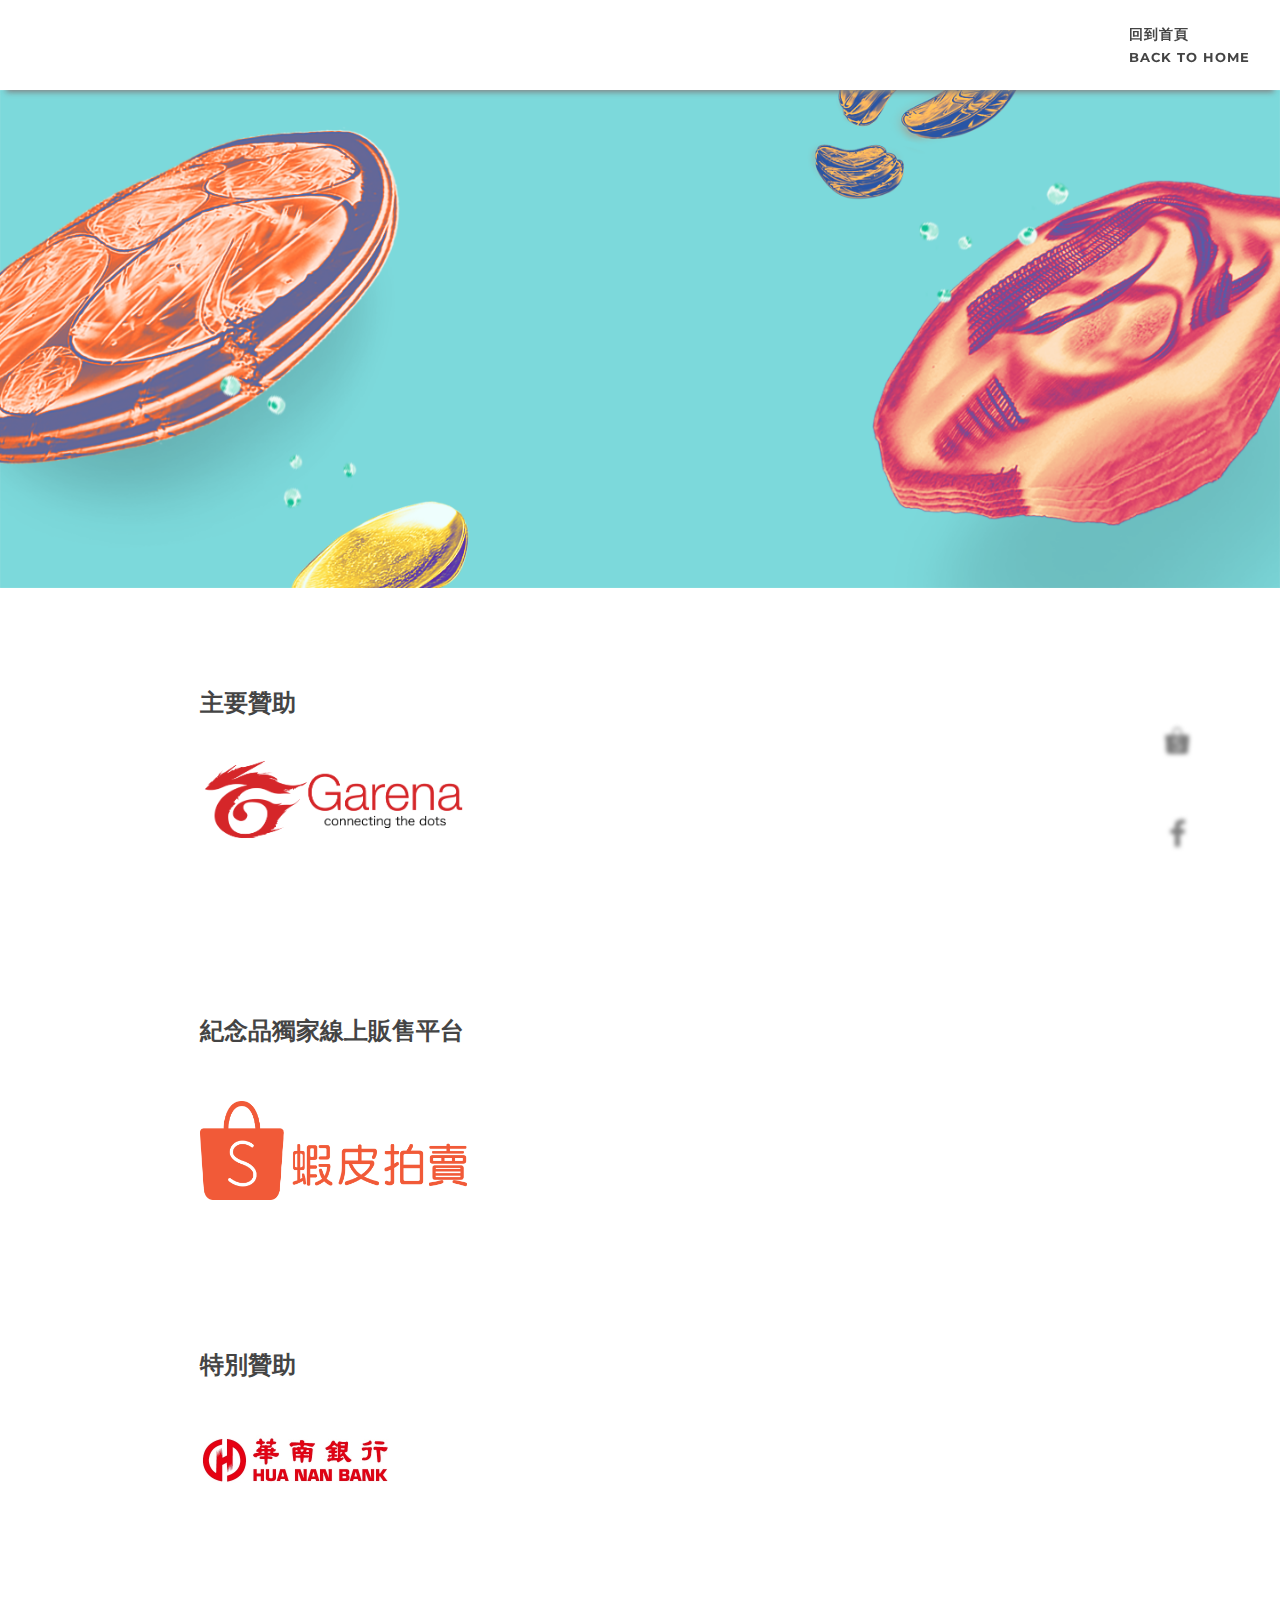
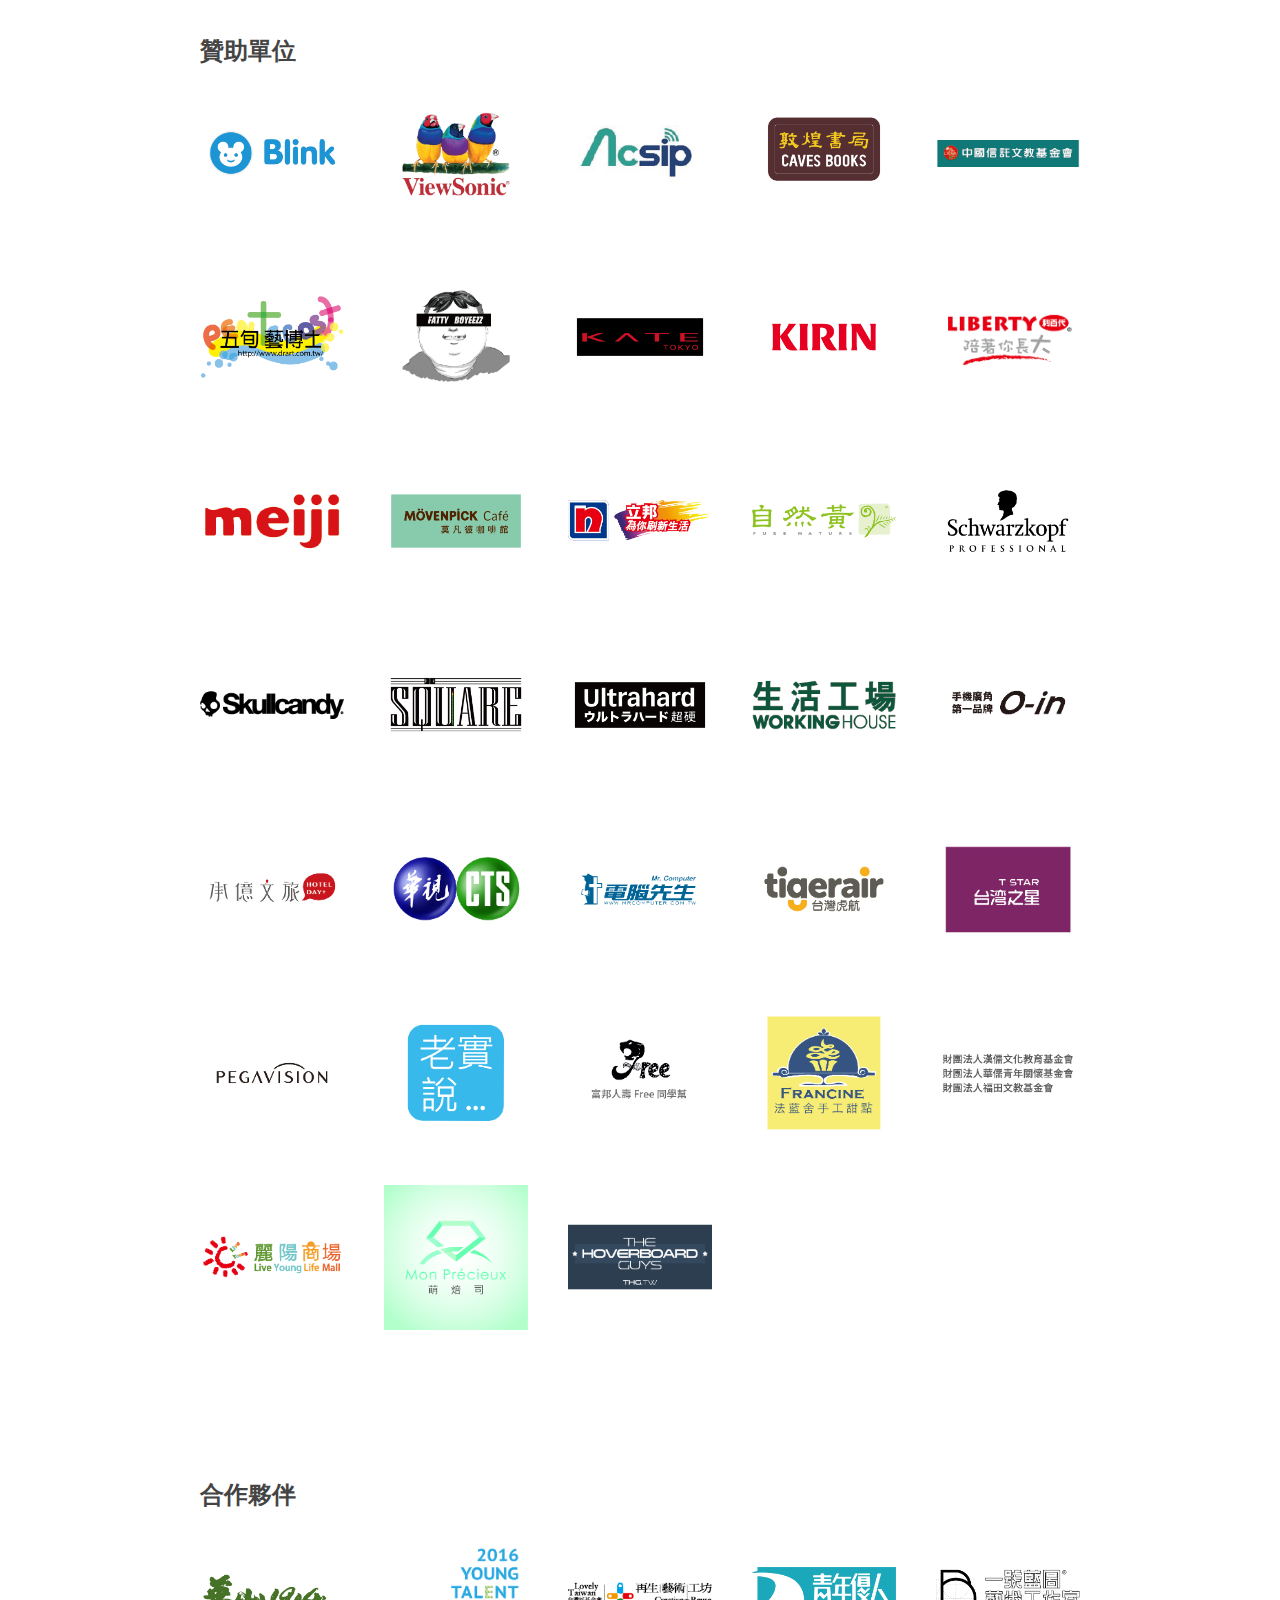
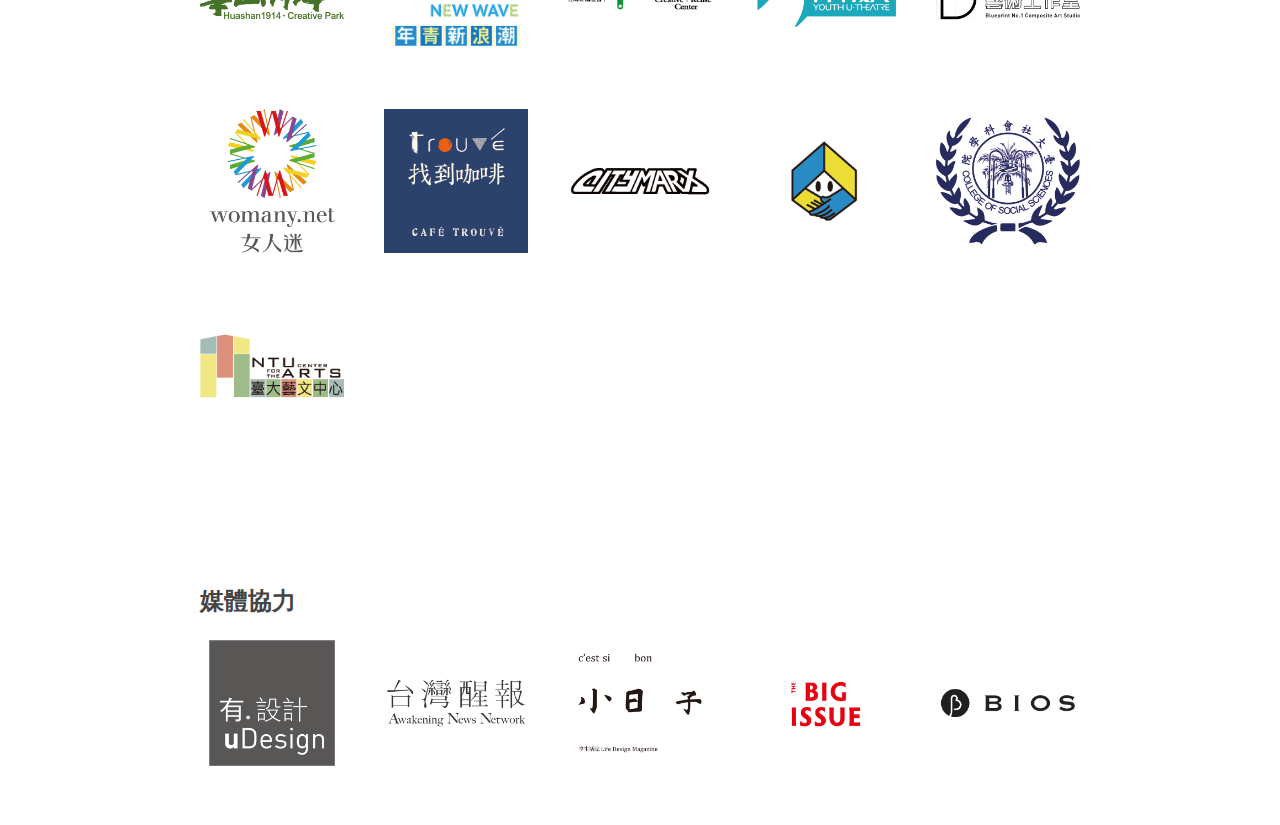
<file: partners/index.html>
<!DOCTYPE html>
<html lang="zh-Hant-TW">
  <head>
<meta http-equiv="Content-Type" content="text/html; charset=utf-8" >
    <meta charset="utf-8">
    <meta http-equiv="X-UA-Compatible" content="IE=edge">
    <meta name="viewport" content="width=device-width, initial-scale=1">
    <meta name="description" content="">
    <meta name="author" content="">
    <title>臺大藝術季 NTUAF OFFICIAL WEBSITE</title>
    <!-- uikit css -->
    <link rel="stylesheet" href="../css/uikit.min.css" />
    <!-- custom fonts -->
    <link href="../font-awesome/css/font-awesome.min.css" rel="stylesheet" type="text/css">
    <link href='http://fonts.googleapis.com/css?family=Lato&subset=latin,latin-ext' rel='stylesheet' type='text/css'>
    <link href="http://fonts.googleapis.com/css?family=Montserrat:400,700" rel="stylesheet" type="text/css">
    <!-- custom css -->
    <link rel="stylesheet" type="text/css" href="../less/main.css">
    <meta property="og:url" content="http://artfest.ntu.edu.tw/partners"/>
    <meta property="og:title" content="臺大藝術季 NTUAF OFFICIAL WEBSITE"/>
    <meta property="og:description" content="臺大藝術季是每年臺大最盛大的藝文活動，策展團隊以及創作者涵括台北七所大學以及臺大學生共 600 多名，每年都有不同的創新以及突破，今年是二十二屆的臺大藝術季，我們用「ART2D2：臆想未來製造所」作為主題號召，以觀念藝術展、舞劇展以及影展作為發聲媒介，漸次地將面對未來的不安與浪漫轉化為藝術作品，藉由藝術作品重建個人與校園、社會之間的關係，反映現今大學生對於未來的想望，即使在現實中夢想中的未來迷茫而不可實現，然而一切不可實現卻又同時可被藝術呈現。" />
    <meta property="og:image" content="http://artfest.ntu.edu.tw/img/og-image.png"/>
    <meta property="og:image:width" content="1200"/>
    <meta property="og:image:height" content="630"/>
    <meta property="og:image:type" content="image/png">
  </head>
  <body>
    <div class="shopee">
  <a href="http://mall.shopee.tw/shop/?sid=4348455&source=search#shopid=4348455" target="_blank">
    <img src="../img/shopee-icon.png">
  </a>
</div>
<div class="facebook-fanpage">
  <a href="https://www.facebook.com/NTUartfest" target="_blank">
    <i class="icon fa fa-facebook" aria-hidden="true"></i>
  </a>
</div>
<!-- <div class="messenger" data-uk-offcanvas="{target:'#chatroom'}">
  <i class="icon fa fa-comments-o" aria-hidden="true"></i>
</div>
<div id='chatroom' class="uk-offcanvas">
  <div class="customer-support uk-offcanvas-bar uk-offcanvas-bar-flip">
    <div class="uk-width-1-1 message-header">
      <div class="uk-text-center uk-text-middle message-title">客服專線</div>
    </div>
    <div class="uk-width-1-1" id="messages">
      <p class="message-content uk-text-left">
        Art2D2：我是均豪，是藝術季的代理人，擁有人工智慧可以跟人類對話。很高興為你服務。
      </p>
    </div>
    <div class="uk-width-1-1 message-input">
      <input class='uk-align-center uk-align-middle' type="text" placeholder="問我些問題吧" id="message-box">
    </div>
  </div>
</div>
<script src="socket.io/socket.io.js"></script>
<script src="/js/chatroom.js"></script> -->
    <nav class="uk-navbar navbar-custom" data-uk-sticky>
      <div class="uk-navbar-flip">
        <ul class="uk-navbar-nav uk-navbar-right">
          <li><a href="../index.html" class="uk-navbar-nav-subtitle">回到首頁<div>back to home</div></a></li>
        </ul>
      </div>
    </nav>
    <!-- intro part -->
    <section id="intro">
      <div class="uk-cover-background uk-position-relative">
        <img class="full-width-image"  src="../img/intro-bg.png">
        <div class="uk-position-cover uk-flex uk-flex-center uk-flex-middle">
          <div class="uk-grid">
            <div class="uk-container-center uk-width-1-3" data-uk-scrollspy="{cls:'uk-animation-fade', repeat: true, delay:900}">
              <img src="../img/logo.png">
            </div>
          </div>
        </div>
      </div>
    </section>
    <section id="main-partner">
      <div class="uk-container-center">
        <h2>主要贊助</h2>
        <div class="uk-grid uk-grid-width-small-1-2 uk-grid-width-medium-1-3 uk-grid-width-large-1-3" data-uk-grid="{gutter: 40}" data-uk-grid-match>
          <div class="partner-custom">
            <img src="../img/partners/ga.png" class="partner-image">
            <a href="http://www.garena.tw/" target="_blank" class="uk-position-cover"></a>
          </div>
        </div>
      </div>
    </section>
    <section id="souvenir">
      <div class="uk-container-center">
        <h2>紀念品獨家線上販售平台</h2>
        <div class="uk-grid uk-grid-width-small-1-2 uk-grid-width-medium-1-3 uk-grid-width-large-1-3" data-uk-grid="{gutter: 40}" data-uk-grid-match>
          <div class="partner-custom">
            <img src="../img/partners/shopee.png" class="partner-image">
            <a href="https://shopee.tw/web/" target="_blank" class="uk-position-cover"></a>
          </div>
        </div>
      </div>
    </section>
    <section id="special-partner">
      <div class="uk-container-center">
        <h2>特別贊助</h2>
        <div class="uk-grid uk-grid-width-small-1-2 uk-grid-width-medium-1-4 uk-grid-width-large-1-4" data-uk-grid="{gutter: 40}" data-uk-grid-match>
          <div class="partner-custom">
            <img src="../img/partners/%E8%8F%AF%E5%8D%97%E9%8A%80%E8%A1%8C.png" class="partner-image">
            <a href="http://www.hncb.com.tw/" target="_blank" class="uk-position-cover"></a>
          </div>
        </div>
      </div>
    </section>
    <section id="sponsors">
      <div class="uk-container-center">
        <h2>贊助單位</h2>
        <div class="uk-grid uk-grid-width-small-1-2 uk-grid-width-medium-1-5 uk-grid-width-large-1-5" data-uk-grid="{gutter: 40}" data-uk-grid-match>
          <div class="partner-custom">
            <img src="../img/sponsors/blink.png" class="partner-image">
            <a href="http://www.blink.com.tw" target="_blank" class="uk-position-cover"></a>
          </div>
          <div class="partner-custom">
            <img src="../img/sponsors/viewsonic.png" class="partner-image">
            <a href="http://www.viewsonic.com.tw/" target="_blank" class="uk-position-cover"></a>
          </div>
          <div class="partner-custom">
            <img src="../img/sponsors/acsip.png" class="partner-image">
            <a href="http://www.acsip.com.tw" target="_blank" class="uk-position-cover"></a>
          </div>
          <div class="partner-custom">
            <img src="../img/sponsors/%E6%95%A6%E7%85%8C.png" class="partner-image">
            <a href="http://www.cavesbooks.com.tw/EC/" target="_blank" class="uk-position-cover"></a>
          </div>
          <div class="partner-custom">
            <img src="../img/sponsors/%E4%B8%AD%E4%BF%A1.png" class="partner-image">
            <a href="http://www.ctbcculture.org" target="_blank" class="uk-position-cover"></a>
          </div>
          <div class="partner-custom">
            <img src="../img/sponsors/%E4%BA%94%E6%97%AC.png" class="partner-image">
            <a href="http://www.drart.com.tw/" target="_blank" class="uk-position-cover"></a>
          </div>
          <div class="partner-custom">
            <img src="../img/sponsors/%E8%83%96%E5%B0%8F%E5%AD%90.png" class="partner-image">
            <a href="http://www.fattyboyeezz.com/" target="_blank" class="uk-position-cover"></a>
          </div>
          <div class="partner-custom">
            <img src="../img/sponsors/kate.png" class="partner-image">
            <a href="http://www.kate-global.net/tw/" target="_blank" class="uk-position-cover"></a>
          </div>
          <div class="partner-custom">
            <img src="../img/sponsors/%E9%BA%92%E9%BA%9F.png" class="partner-image">
            <a href="http://www.kirin.com.tw/" target="_blank" class="uk-position-cover"></a>
          </div>
          <div class="partner-custom">
            <img src="../img/sponsors/%E5%88%A9%E7%99%BE%E4%BB%A3.png" class="partner-image">
            <a href="http://www.liberty.com.tw/ly/" target="_blank" class="uk-position-cover"></a>
          </div>
          <div class="partner-custom">
            <img src="../img/sponsors/meiji.png" class="partner-image">
            <a href="https://www.facebook.com/meiji.taiwan" target="_blank" class="uk-position-cover"></a>
          </div>
          <div class="partner-custom">
            <img src="../img/sponsors/%E8%8E%AB%E5%87%A1%E5%BD%BC.png" class="partner-image">
            <a href="http://www.mvp-icecream.com.tw/" target="_blank" class="uk-position-cover"></a>
          </div>
          <div class="partner-custom">
            <img src="../img/sponsors/%E7%AB%8B%E9%82%A6.png" class="partner-image">
            <a href="http://www.nippon-paint.com.tw/" target="_blank" class="uk-position-cover"></a>
          </div>
          <div class="partner-custom">
            <img src="../img/sponsors/%E8%87%AA%E7%84%B6%E9%BB%83.png" class="partner-image">
            <a href="http://www.huang24.com/basket/index.cgi" target="_blank" class="uk-position-cover"></a>
          </div>
          <div class="partner-custom">
            <img src="../img/sponsors/%E6%96%BD%E8%8F%AF%E5%AF%87.png" class="partner-image">
            <a href="http://www.fly-high.com.tw/schwarzkopf/" target="_blank" class="uk-position-cover"></a>
          </div>
          <div class="partner-custom">
            <img src="../img/sponsors/skullcandy.png" class="partner-image">
            <a href="https://www.facebook.com/skullcandy.tw/?fref=ts" target="_blank" class="uk-position-cover"></a>
          </div>
          <div class="partner-custom">
            <img src="../img/sponsors/%E6%99%82%E5%88%BB%E8%82%B2%E6%A8%82.png" class="partner-image">
            <a href="https://www.facebook.com/SquareGroup/" target="_blank" class="uk-position-cover"></a>
          </div>
          <div class="partner-custom">
            <img src="../img/sponsors/%E8%B6%85%E7%A1%AC.png" class="partner-image">
            <a href="https://www.facebook.com/ultrahardtw" target="_blank" class="uk-position-cover"></a>
          </div>
          <div class="partner-custom">
            <img src="../img/sponsors/%E7%94%9F%E6%B4%BB%E5%B7%A5%E5%A0%B4.png" class="partner-image">
            <a href="http://www.workinghouse.com.tw/" target="_blank" class="uk-position-cover"></a>
          </div>
          <div class="partner-custom">
            <img src="../img/sponsors/Oin.png" class="partner-image">
            <a href="https://www.facebook.com/oho.Oin/" target="_blank" class="uk-position-cover"></a>
          </div>
          <div class="partner-custom">
            <img src="../img/sponsors/%E6%89%BF%E5%84%84%E6%96%87%E6%97%85.png" class="partner-image">
            <a href="http://www.hotelday.com.tw/" target="_blank" class="uk-position-cover"></a>
          </div>
          <div class="partner-custom">
            <img src="../img/sponsors/%E8%8F%AF%E8%A6%96.png" class="partner-image">
            <a href="http://ccef.cts.com.tw/foundation/" target="_blank" class="uk-position-cover"></a>
          </div>
          <div class="partner-custom">
            <img src="../img/sponsors/%E9%9B%BB%E8%85%A6%E5%85%88%E7%94%9F.png" class="partner-image">
            <a href="https://www.facebook.com/MRCCAMPUS" target="_blank" class="uk-position-cover"></a>
          </div>
          <div class="partner-custom">
            <img src="../img/sponsors/%E8%99%8E%E8%88%AA.png" class="partner-image">
            <a href="http://www.tigerair.com/tw/zh/" target="_blank" class="uk-position-cover"></a>
          </div>
          <div class="partner-custom">
            <img src="../img/sponsors/%E5%8F%B0%E7%81%A3%E4%B9%8B%E6%98%9F.png" class="partner-image">
            <a href="https://www.tstartel.com/CWS/" target="_blank" class="uk-position-cover"></a>
          </div>
          <div class="partner-custom">
            <img src="../img/sponsors/%E6%99%B6%E7%A2%A9.png" class="partner-image">
            <a href="http://tw.pegavision.com/" target="_blank" class="uk-position-cover"></a>
          </div>
          <div class="partner-custom">
            <img src="../img/sponsors/%E8%80%81%E5%AF%A6%E8%AA%AA.png" class="partner-image">
            <a href="https://www.facebook.com/%E8%80%81%E5%AF%A6%E8%AA%AA-164375137244009" target="_blank" class="uk-position-cover"></a>
          </div>
          <div class="partner-custom">
            <img src="../img/sponsors/%E5%AF%8C%E9%82%A6.png" class="partner-image">
            <a href="https://www.facebook.com/Free%E5%90%8C%E5%AD%B8%E5%B9%AB-790234091041791" target="_blank" class="uk-position-cover"></a>
          </div>
          <div class="partner-custom">
            <img src="../img/sponsors/%E6%B3%95%E8%98%AD%E8%88%8D.png" class="partner-image">
            <a href="https://www.facebook.com/francinebaking" target="_blank" class="uk-position-cover"></a>
          </div>
          <div class="partner-custom">
            <img src="../img/sponsors/%E5%9F%BA%E9%87%91%E6%9C%83.png" class="partner-image">
            <a href="http://www.fortune-land.org.tw/" target="_blank" class="uk-position-cover"></a>
          </div>
          <div class="partner-custom">
            <img src="../img/sponsors/%E9%BA%97%E9%99%BD.png" class="partner-image">
            <a href="http://www.liveyoung.com.tw/" target="_blank" class="uk-position-cover"></a>
          </div>
          <div class="partner-custom">
            <img src="../img/sponsors/%E8%90%8C%E7%84%99%E5%8F%B8.jpg" class="partner-image">
            <a href="http://www.monprecieux.com.tw/" target="_blank" class="uk-position-cover"></a>
          </div>
          <div class="partner-custom">
            <img src="../img/sponsors/hoverboard.png" class="partner-image">
            <a href="http://thehoverboardguys.com" target="_blank" class="uk-position-cover"></a>
          </div>
        </div>
        </div>
      </div>
    </section>
    <section id="partners">
      <div class="uk-container-center">
        <h2>合作夥伴</h2>
        <div class="uk-grid uk-grid-width-small-1-2 uk-grid-width-medium-1-5 uk-grid-width-large-1-5" data-uk-grid="{gutter: 40}" data-uk-grid-match>
          <div class="partner-custom">
            <img src="../img/partners/%E8%8F%AF%E5%B1%B1.png" class="partner-image">
            <a href="https://www.facebook.com/%E8%8F%AF%E5%B1%B1%E7%95%A2%E6%A5%AD%E5%AD%A3-390532764387826" target="_blank" class="uk-position-cover"></a>
          </div>
          <div class="partner-custom">
            <img src="../img/partners/%E8%8F%AF%E5%B1%B1%E7%95%A2%E6%A5%AD%E5%AD%A3.png" class="partner-image">
            <a href="https://www.facebook.com/%E8%8F%AF%E5%B1%B1%E7%95%A2%E6%A5%AD%E5%AD%A3-390532764387826" target="_blank" class="uk-position-cover"></a>
          </div>
          <div class="partner-custom">
            <img src="../img/partners/%E5%86%8D%E7%94%9F.png" class="partner-image">
            <a href="http://www.crc.org.tw/main/modules/MySpace/index.php" target="_blank" class="uk-position-cover"></a>
          </div>
          <div class="partner-custom">
            <img src="../img/partners/%E9%9D%92%E5%B9%B4%E5%84%AA%E4%BA%BA.png" class="partner-image">
            <a href="http://utheatre.glis.ntnu.edu.tw/content/%E9%9D%92%E5%B9%B4%E5%84%AA%E4%BA%BA" target="_blank" class="uk-position-cover"></a>
          </div>
          <div class="partner-custom">
            <img src="../img/partners/%E4%B8%80%E8%99%9F%E8%97%8D%E5%9C%96.png" class="partner-image">
            <a href="https://www.facebook.com/bcaststudio/" target="_blank" class="uk-position-cover"></a>
          </div>
          <div class="partner-custom">
            <img src="../img/partners/%E5%A5%B3%E4%BA%BA%E8%BF%B7.png" class="partner-image">
            <a href="http://womany.net/" target="_blank" class="uk-position-cover"></a>
          </div>
          <div class="partner-custom">
            <img src="../img/partners/%E6%89%BE%E5%88%B0.png" class="partner-image">
            <a href="https://www.facebook.com/thecafetrouve" target="_blank" class="uk-position-cover"></a>
          </div>
          <div class="partner-custom">
            <img src="../img/partners/citymarz.png" class="partner-image">
            <a href="http://citymarx.com/" target="_blank" class="uk-position-cover"></a>
          </div>
          <div class="partner-custom">
            <img src="../img/partners/%E8%97%9D%E9%9D%92.png" class="partner-image">
            <a href="https://www.facebook.com/tya175" target="_blank" class="uk-position-cover"></a>
          </div>
          <div class="partner-custom">
            <img src="../img/partners/%E7%A4%BE%E7%A7%91%E9%99%A2.png" class="partner-image">
            <a href="http://www.coss.ntu.edu.tw/" target="_blank" class="uk-position-cover"></a>
          </div>
          <div class="partner-custom">
            <img src="../img/partners/%E8%97%9D%E6%96%87%E4%B8%AD%E5%BF%83.png" class="partner-image">
            <a href="http://arts.ntu.edu.tw/" target="_blank" class="uk-position-cover"></a>
          </div>
        </div>
      </div>
    </section>
    <section id="media">
      <div class="uk-container-center">
        <h2>媒體協力</h2>
        <div class="uk-grid uk-grid-width-small-1-2 uk-grid-width-medium-1-5 uk-grid-width-large-1-5" data-uk-grid="{gutter: 40}" data-uk-grid-match>
          <div class="partner-custom">
            <img src="../img/media/%E6%9C%89%E8%A8%AD%E8%A8%88.png" class="partner-image">
            <a href="http://shopping.udn.com/mall/cus/gbr/Cc1g00.do" target="_blank" class="uk-position-cover"></a>
          </div>
          <div class="partner-custom">
            <img src="../img/media/%E9%86%92%E5%A0%B1.png" class="partner-image">
            <a href="https://anntw.com/" target="_blank" class="uk-position-cover"></a>
          </div>
          <div class="partner-custom">
            <img src="../img/media/%E5%B0%8F%E6%97%A5%E5%AD%90.png" class="partner-image">
            <a href="http://www.oneday.com.tw/" target="_blank" class="uk-position-cover"></a>
          </div>
          <div class="partner-custom">
            <img src="../img/media/%E5%A4%A7%E8%AA%8C.png" class="partner-image">
            <a href="http://www.bigissue.tw/" target="_blank" class="uk-position-cover"></a>
          </div>
          <div class="partner-custom">
            <img src="../img/media/bios.png" class="partner-image">
            <a href="http://www.biosmonthly.com/index.php" target="_blank" class="uk-position-cover"></a>
          </div>
        </div>
      </div>
    </section>
    <!-- <section id="thanks">
      <div class="uk-container">
        <h2>特別感謝</h2>
      </div>
    </section> -->
    <!-- jQuery -->
    <script src="http://code.jquery.com/jquery-1.12.0.min.js"></script>
    <!-- uikit js -->
    <script src="../js/uikit.js"></script>
    <script src="../js/components/sticky.min.js"></script>
    <script src="../js/components/grid.min.js"></script>
  </body>
</html>
<!-- Localized -->
</file>
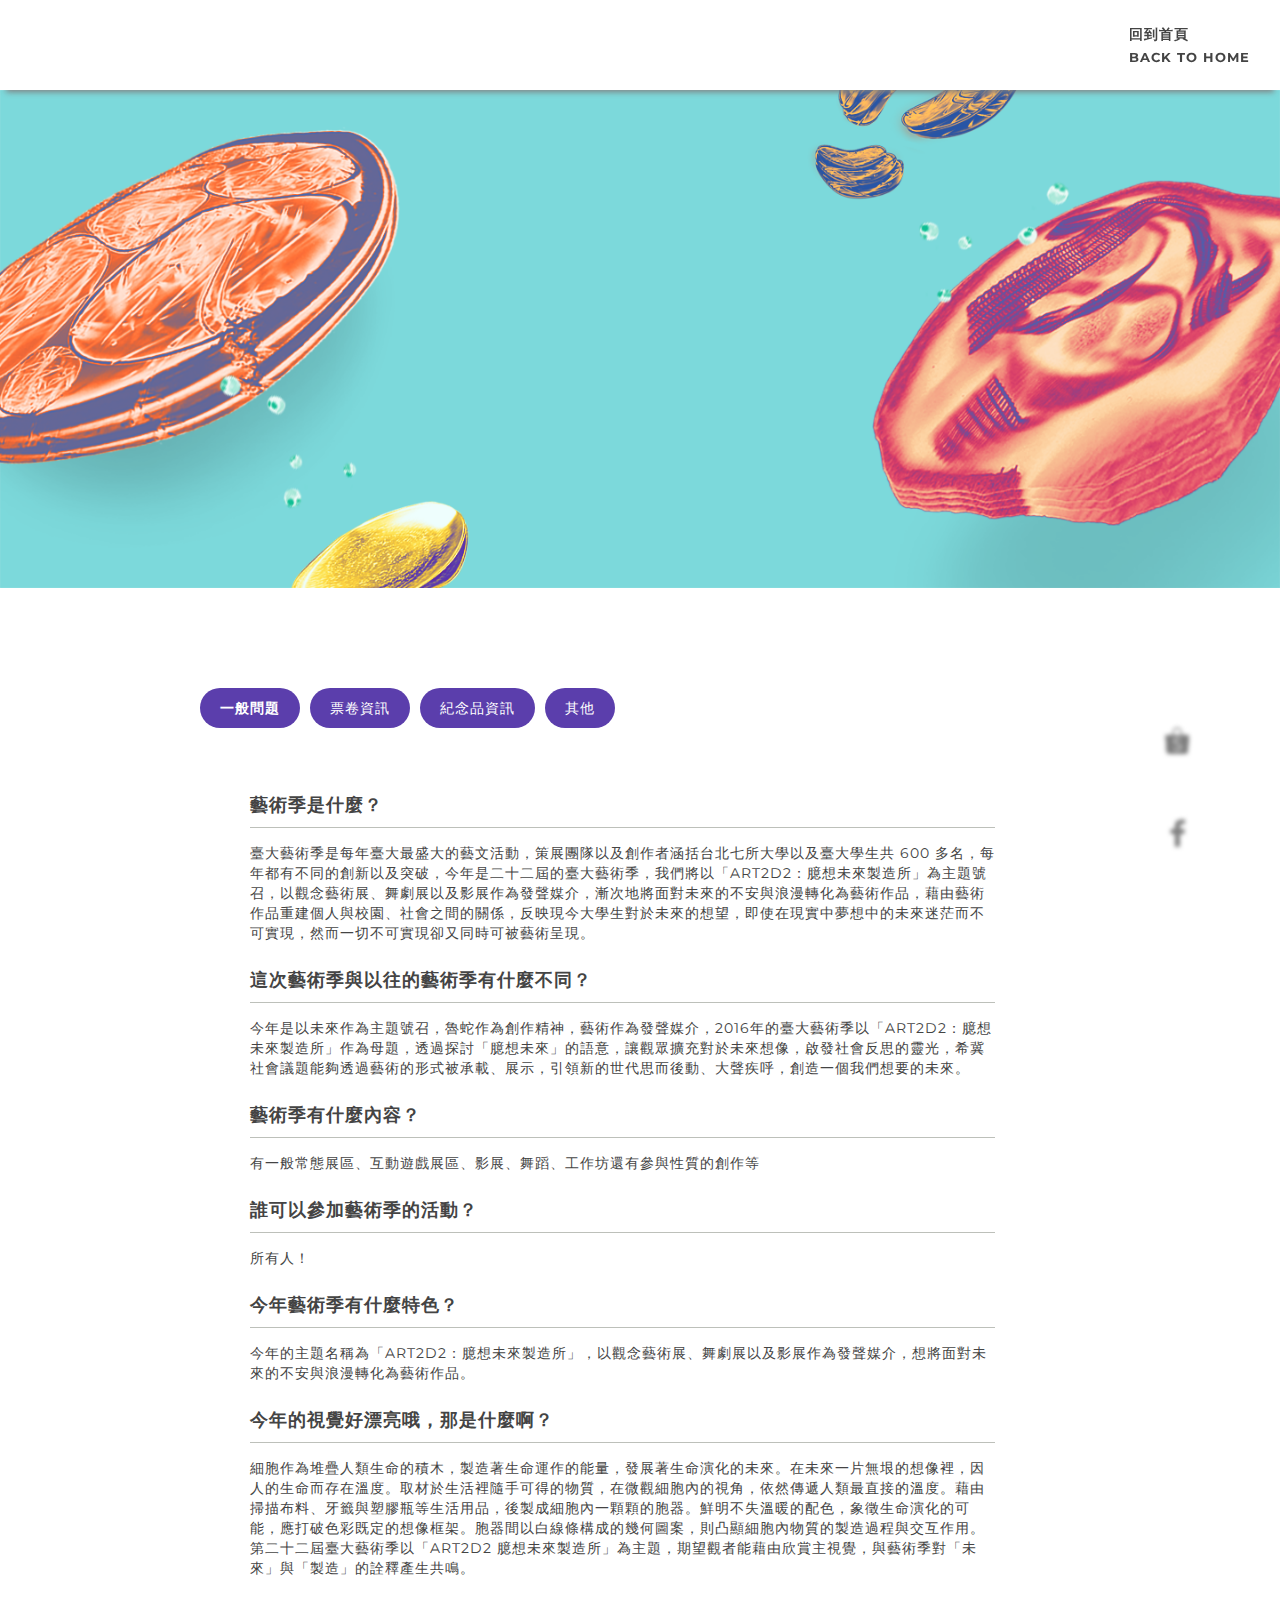
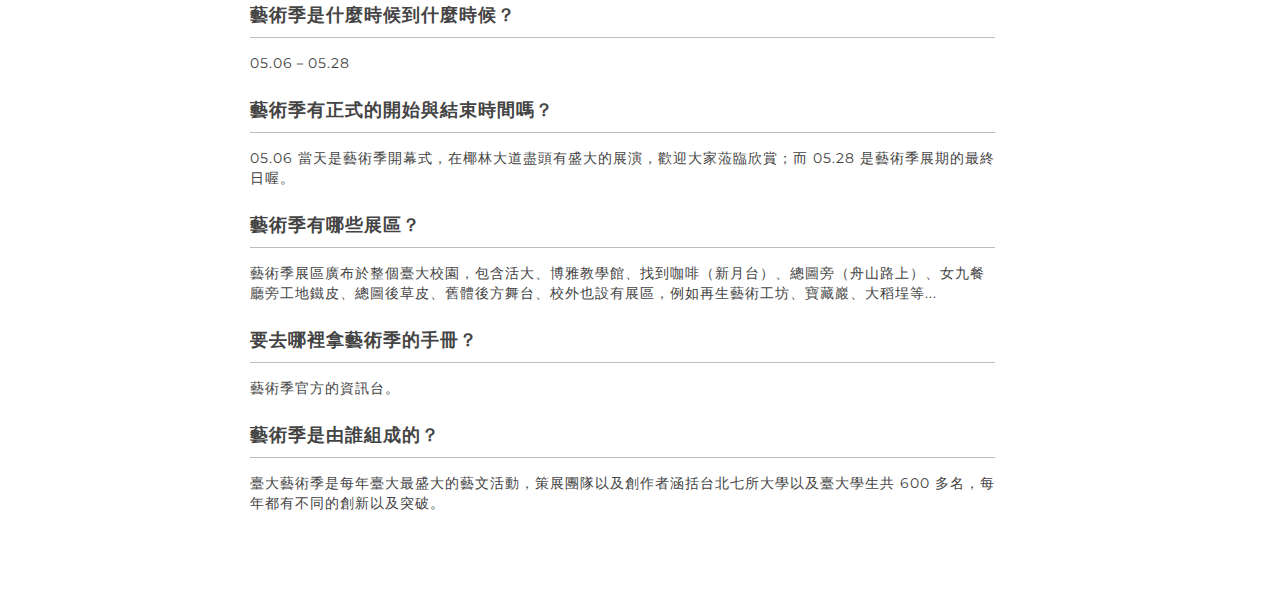
<file: questions/index.html>
<!DOCTYPE html>
<html lang="zh-Hant-TW">
  <head>
<meta http-equiv="Content-Type" content="text/html; charset=utf-8" >
    <meta charset="utf-8">
    <meta http-equiv="X-UA-Compatible" content="IE=edge">
    <meta name="viewport" content="width=device-width, initial-scale=1">
    <meta name="description" content="">
    <meta name="author" content="">
    <title>臺大藝術季 NTUAF OFFICIAL WEBSITE</title>
    <!-- uikit css -->
    <link rel="stylesheet" href="../css/uikit.min.css" />
    <!-- custom fonts -->
    <link href="../font-awesome/css/font-awesome.min.css" rel="stylesheet" type="text/css">
    <link href='http://fonts.googleapis.com/css?family=Lato&subset=latin,latin-ext' rel='stylesheet' type='text/css'>
    <link href="http://fonts.googleapis.com/css?family=Montserrat:400,700" rel="stylesheet" type="text/css">
    <!-- custom css -->
    <link rel="stylesheet" type="text/css" href="../less/main.css">
    <meta property="og:url" content="http://artfest.ntu.edu.tw/newsroom"/>
    <meta property="og:title" content="臺大藝術季 NTUAF OFFICIAL WEBSITE"/>
    <meta property="og:description" content="臺大藝術季是每年臺大最盛大的藝文活動，策展團隊以及創作者涵括台北七所大學以及臺大學生共 600 多名，每年都有不同的創新以及突破，今年是二十二屆的臺大藝術季，我們用「ART2D2：臆想未來製造所」作為主題號召，以觀念藝術展、舞劇展以及影展作為發聲媒介，漸次地將面對未來的不安與浪漫轉化為藝術作品，藉由藝術作品重建個人與校園、社會之間的關係，反映現今大學生對於未來的想望，即使在現實中夢想中的未來迷茫而不可實現，然而一切不可實現卻又同時可被藝術呈現。" />
    <meta property="og:image" content="http://artfest.ntu.edu.tw/img/og-image.png"/>
    <meta property="og:image:width" content="1200"/>
    <meta property="og:image:height" content="630"/>
    <meta property="og:image:type" content="image/png">
  </head>
  <body>
    <div class="shopee">
  <a href="http://mall.shopee.tw/shop/?sid=4348455&source=search#shopid=4348455" target="_blank">
    <img src="../img/shopee-icon.png">
  </a>
</div>
<div class="facebook-fanpage">
  <a href="https://www.facebook.com/NTUartfest" target="_blank">
    <i class="icon fa fa-facebook" aria-hidden="true"></i>
  </a>
</div>
<!-- <div class="messenger" data-uk-offcanvas="{target:'#chatroom'}">
  <i class="icon fa fa-comments-o" aria-hidden="true"></i>
</div>
<div id='chatroom' class="uk-offcanvas">
  <div class="customer-support uk-offcanvas-bar uk-offcanvas-bar-flip">
    <div class="uk-width-1-1 message-header">
      <div class="uk-text-center uk-text-middle message-title">客服專線</div>
    </div>
    <div class="uk-width-1-1" id="messages">
      <p class="message-content uk-text-left">
        Art2D2：我是均豪，是藝術季的代理人，擁有人工智慧可以跟人類對話。很高興為你服務。
      </p>
    </div>
    <div class="uk-width-1-1 message-input">
      <input class='uk-align-center uk-align-middle' type="text" placeholder="問我些問題吧" id="message-box">
    </div>
  </div>
</div>
<script src="socket.io/socket.io.js"></script>
<script src="/js/chatroom.js"></script> -->
    <nav class="uk-navbar navbar-custom" data-uk-sticky>
      <div class="uk-navbar-flip">
        <ul class="uk-navbar-nav uk-navbar-right">
          <li><a href="../index.html" class="uk-navbar-nav-subtitle">回到首頁<div>back to home</div></a></li>
        </ul>
      </div>
    </nav>
    <!-- intro part -->
    <section id="intro">
      <div class="uk-cover-background uk-position-relative">
        <img class="full-width-image"  src="../img/intro-bg.png">
        <div class="uk-position-cover uk-flex uk-flex-center uk-flex-middle">
          <div class="uk-grid">
            <div class="uk-container-center uk-width-1-3" data-uk-scrollspy="{cls:'uk-animation-fade', repeat: true, delay:900}">
              <img src="../img/logo.png">
            </div>
          </div>
        </div>
      </div>
    </section>
    <section id="projects">
      <div class="uk-grid">
        <div class="uk-container uk-container-center uk-width-large-1-1 uk-width-medium-1-1 uk-width-small-1-1">
          <!-- This is the container of the toggling elements -->
          <ul class="uk-subnav" data-uk-switcher="{connect:'#questions', animation: 'slide-horizontal'}">
            <li><a href="" class="uk-button btn btn-primary">一般問題</a></li>
            <li><a href="" class="uk-button btn btn-primary">票卷資訊</a></li>
            <li><a href="" class="uk-button btn btn-primary">紀念品資訊</a></li>
            <li><a href="" class="uk-button btn btn-primary">其他</a></li>
          </ul>
          <!-- This is the container of the content items -->
          <ul id="questions" class="uk-switcher">
            <li>
              <div class="uk-accordion accordion-custom" data-uk-accordion>

    <h3 class="uk-accordion-title">藝術季是什麼？</h3>
    <div class="uk-accordion-content">
      臺大藝術季是每年臺大最盛大的藝文活動，策展團隊以及創作者涵括台北七所大學以及臺大學生共 600 多名，每年都有不同的創新以及突破，今年是二十二屆的臺大藝術季，我們將以「ART2D2：臆想未來製造所」為主題號召，以觀念藝術展、舞劇展以及影展作為發聲媒介，漸次地將面對未來的不安與浪漫轉化為藝術作品，藉由藝術作品重建個人與校園、社會之間的關係，反映現今大學生對於未來的想望，即使在現實中夢想中的未來迷茫而不可實現，然而一切不可實現卻又同時可被藝術呈現。
    </div>

    <h3 class="uk-accordion-title">這次藝術季與以往的藝術季有什麼不同？</h3>
    <div class="uk-accordion-content">
      今年是以未來作為主題號召，魯蛇作為創作精神，藝術作為發聲媒介，2016年的臺大藝術季以「ART2D2：臆想未來製造所」作為母題，透過探討「臆想未來」的語意，讓觀眾擴充對於未來想像，啟發社會反思的靈光，希冀社會議題能夠透過藝術的形式被承載、展示，引領新的世代思而後動、大聲疾呼，創造一個我們想要的未來。
    </div>

    <h3 class="uk-accordion-title">藝術季有什麼內容？</h3>
    <div class="uk-accordion-content">
      有一般常態展區、互動遊戲展區、影展、舞蹈、工作坊還有參與性質的創作等
    </div>

    <h3 class="uk-accordion-title">誰可以參加藝術季的活動？</h3>
    <div class="uk-accordion-content">
      所有人！
    </div>

    <h3 class="uk-accordion-title">今年藝術季有什麼特色？</h3>
    <div class="uk-accordion-content">
      今年的主題名稱為「ART2D2：臆想未來製造所」，以觀念藝術展、舞劇展以及影展作為發聲媒介，想將面對未來的不安與浪漫轉化為藝術作品。
    </div>

    <h3 class="uk-accordion-title">今年的視覺好漂亮哦，那是什麼啊？</h3>
    <div class="uk-accordion-content">
      細胞作為堆疊人類生命的積木，製造著生命運作的能量，發展著生命演化的未來。在未來一片無垠的想像裡，因人的生命而存在溫度。取材於生活裡隨手可得的物質，在微觀細胞內的視角，依然傳遞人類最直接的溫度。藉由掃描布料、牙籤與塑膠瓶等生活用品，後製成細胞內一顆顆的胞器。鮮明不失溫暖的配色，象徵生命演化的可能，應打破色彩既定的想像框架。胞器間以白線條構成的幾何圖案，則凸顯細胞內物質的製造過程與交互作用。 第二十二屆臺大藝術季以「ART2D2 臆想未來製造所」為主題，期望觀者能藉由欣賞主視覺，與藝術季對「未來」與「製造」的詮釋產生共鳴。
    </div>

    <h3 class="uk-accordion-title">藝術季是什麼時候到什麼時候？</h3>
    <div class="uk-accordion-content">
      05.06－05.28
    </div>

    <h3 class="uk-accordion-title">藝術季有正式的開始與結束時間嗎？</h3>
    <div class="uk-accordion-content">
      05.06 當天是藝術季開幕式，在椰林大道盡頭有盛大的展演，歡迎大家蒞臨欣賞；而 05.28 是藝術季展期的最終日喔。
    </div>

    <h3 class="uk-accordion-title">藝術季有哪些展區？</h3>
    <div class="uk-accordion-content">
      藝術季展區廣布於整個臺大校園，包含活大、博雅教學館、找到咖啡（新月台）、總圖旁（舟山路上）、女九餐廳旁工地鐵皮、總圖後草皮、舊體後方舞台、校外也設有展區，例如再生藝術工坊、寶藏巖、大稻埕等...
    </div>

    <h3 class="uk-accordion-title">要去哪裡拿藝術季的手冊？</h3>
    <div class="uk-accordion-content">
      藝術季官方的資訊台。
    </div>

    <h3 class="uk-accordion-title">藝術季是由誰組成的？</h3>
    <div class="uk-accordion-content">
      臺大藝術季是每年臺大最盛大的藝文活動，策展團隊以及創作者涵括台北七所大學以及臺大學生共 600 多名，每年都有不同的創新以及突破。
    </div>

</div>
            </li>
            <li>
              <div class="uk-accordion accordion-custom" data-uk-accordion>

  <h3 class="uk-accordion-title">藝術季是免費參與的嗎？</h3>
  <div class="uk-accordion-content">
    大部份是免費參與，只有部分的展覽（愛的汩汩、危型社會、品盲、不一樣製造所、盲尋、異識流、Hours）需要購票呦！
  </div>

  <h3 class="uk-accordion-title">什麼時候開始販售票券？</h3>
  <div class="uk-accordion-content">
    現在已經開放購票了，數量有限請務必儘早購買。
    <br>
    <a href="http://www.blink.com.tw/store/306?p=product" class="inline-link">售票連結</a>
  </div>

  <h3 class="uk-accordion-title">如何購買需要藝術季展覽的票券？</h3>
  <div class="uk-accordion-content">
    可以透過 Blink 線上購票系統買到藝術季展覽的票卷呦！在訂購隔一天晚上十二點前繳費即可。
    <br>
    <a href="http://www.blink.com.tw/store/306?p=product" class="inline-link">售票連結</a>
  </div>

  <h3 class="uk-accordion-title">如果要退票該怎麼辦？</h3>
  <div class="uk-accordion-content">
    付費票券購票完成以後，請至信箱收信會有連結可以點選「退票」；如果是免費票券，請直接私訊粉絲專頁，或者使用 Blink 留言，告知我們您的訂單編號，我們會手動幫您退票。
  </div>
</div>
            </li>
            <li>
              <div class="uk-accordion accordion-custom" data-uk-accordion>

  <h3 class="uk-accordion-title">今年有哪些紀念品可以買？</h3>
  <div class="uk-accordion-content">
    我們今年的紀念品有藝術季帆布袋、刮金明信片、隨行杯、腳踏車坐墊套還有鋼筆，歡迎參考看看！都是今年新設計的產品，藝術季的 <a href="https://www.facebook.com/NTUartfest" class="inline-link"> Facebook </a>和<a href="https://www.instagram.com/ntuartfest/" class="inline-link"> Instagram </a>會定期紀念品公布詳細，如果有需要可以到蝦皮拍賣訂購。
  </div>

  <h3 class="uk-accordion-title">怎麼購買藝術季紀念品？</h3>
  <div class="uk-accordion-content">
    可以先到蝦皮拍賣下單訂購，之後直接到超商取貨或是藝術季在活大的資訊站領取。如在資訊站領取的話，我們會提供免運費的服務。
  </div>

  <h3 class="uk-accordion-title">如果想要退換貨，該怎麼辦？</h3>
  <div class="uk-accordion-content">
     如果紀念品有瑕疵可帶至藝術季資訊站來更換，但若是人為因素或非重大瑕疵，可能就沒辦法替您更換，不好意思！
  </div>

  <h3 class="uk-accordion-title">有任何優惠活動或折價方式嗎？</h3>
  <div class="uk-accordion-content">
     陸續在藝術季的粉絲專頁上會有抽獎活動或是組合優惠的訊息，還麻煩您密切關注，也請多支持我們的活動，可以多邀請朋友一起來玩或者是系上團購喔！
  </div>
</div>

            </li>
            <li>
              <div class="uk-accordion accordion-custom" data-uk-accordion>

  <h3 class="uk-accordion-title">觀念創作展、藝術設置計畫、參與互動活動這些有什麼差別？</h3>
  <div class="uk-accordion-content">
    在本次的藝術季之中，都有活動或表演使用這些活動形式，而其中他們之間的差異就是在藝術表現形式上使用了不太一樣的手法。
    <br>
    <br>
    藝術設置計畫：就會比較像是一般在美術館、博物館所看到的靜態展出，由藝術家們創造出藝術品並由觀眾主要以觀看的方式而理解其所想要傳達的理念。
    <br>
    <br>
    觀念創作展：以一個抽象概念作為最初發想，而用舞蹈、戲劇等等非靜態方式呈現。
    <br>
    <br>
    參與互動活動：觀眾不再只是被動的接受理念、想法，而是可以透過和展品的主動互動下進而影響展品，並從與展品互動的過程中獲得更直接、更深刻的感受。
  </div>
  <h3 class="uk-accordion-title">Nothing Here</h3>
  <div class="uk-accordion-content">
    <a href="../how-to-basic/index.html" class="inline-link">Told you so.</a>
  </div>
</div>
            </li>
          </ul>
        </div>
      </section>
      <!-- jQuery -->
      <script src="http://code.jquery.com/jquery-1.12.0.min.js"></script>
      <!-- uikit js -->
      <script src="../js/uikit.js"></script>
      <script src="../js/components/sticky.min.js"></script>
      <script src="../js/components/grid.min.js"></script>
      <script src="../js/components/accordion.min.js"></script>
      <script src="../js/main.js"></script>
      <script type="text/javascript">
      UIkit.on('afterready.uk.dom', function() {
      var accordion = UIkit.accordion(UIkit.$('.uk-accordion'), {collapse:false, showfirst: false});
        accordion.find('[data-wrapper]').each(function () {
        accordion.toggleItem(UIkit.$(this), true, false); // animated true and collapse false
        });      
      });
      </script>
    </body>
  </html>
<!-- Localized -->
</file>
<file: less/main.css>
.chinese-font{font-family:'malgun gothic',"Montserrat",Helvetica,Arial,sans-serif}.english-heading-font{font-family:"Montserrat","Helvetica Neue",Helvetica,Arial,sans-serif;text-transform:uppercase}.english-body-font{font-family:"Lato","Helvetica Neue",Helvetica,Arial,sans-serif}body{width:100%;height:100%}a{color:black;-webkit-transition:all .2s ease-in-out;-moz-transition:all .2s ease-in-out;transition:all .2s ease-in-out}a:hover,a:focus{text-decoration:none;color:gray}.inline-link{font-weight:bold;color:#7cd9db;-webkit-transition:all .2s ease-in-out;-moz-transition:all .2s ease-in-out;transition:all .2s ease-in-out}.inline-link:hover,.inline-link:focus{text-decoration:none;color:gray}h1,h2,h3,h4,h5,h6{text-transform:uppercase;font-weight:700}header .brand-image{padding:50px 70px 0 70px}@media (max-width:1024px){header .brand-image{padding:50px 25px 50px 25px}}@media (max-width:768px){header .brand-image{padding:50px 50px 50px 50px}}@media (max-width:425px){header .brand-image{padding:50px 150px 50px 150px}}.full-width-image{width:100%}img{user-drag:none;user-select:none;-moz-user-select:none;-webkit-user-drag:none;-webkit-user-select:none;-ms-user-select:none}.btn{border:none;border-radius:300px;font-weight:400;letter-spacing:1px;text-transform:uppercase;padding:5px 20px}.btn-primary{color:white;background-color:#5b3eac;border-color:#5b3eac;-webkit-transition:all .35s;-moz-transition:all .35s;transition:all .35s}.btn-primary:hover,.btn-primary:focus,.btn-primary.focus,.btn-primary:active,.btn-primary.active,.open>.dropdown-toggle.btn-primary{color:white;background-color:#513799;border-color:#4d3592}.btn-primary:active,.btn-primary.active,.open>.dropdown-toggle.btn-primary{background-image:none}.btn-primary.disabled,.btn-primary[disabled],fieldset[disabled] .btn-primary,.btn-primary.disabled:hover,.btn-primary[disabled]:hover,fieldset[disabled] .btn-primary:hover,.btn-primary.disabled:focus,.btn-primary[disabled]:focus,fieldset[disabled] .btn-primary:focus,.btn-primary.disabled.focus,.btn-primary[disabled].focus,fieldset[disabled] .btn-primary.focus,.btn-primary.disabled:active,.btn-primary[disabled]:active,fieldset[disabled] .btn-primary:active,.btn-primary.disabled.active,.btn-primary[disabled].active,fieldset[disabled] .btn-primary.active{background-color:#5b3eac;border-color:#5b3eac}.btn-primary .badge{color:#5b3eac;background-color:white}.uk-subnav>.uk-active>*{color:white !important;font-weight:bolder}.navbar-custom{z-index:999;padding:20px 0 30px 0;background-color:white;letter-spacing:1px;text-transform:uppercase;-webkit-box-shadow:0 8px 6px -6px gray;-moz-box-shadow:0 8px 6px -6px gray;box-shadow:0 8px 6px -6px gray}@media (max-width:768px){.navbar-custom{z-index:999;padding:10px 0 15px 0;background-color:white;letter-spacing:1px;text-transform:uppercase;box-shadow:none}}.navbar-custom ul li{padding:0 15px 0 10px}@media (max-width:768px){.navbar-custom ul li{padding:0}}.navbar-custom ul li a{font-size:14px;line-height:40px;font-weight:700;font-family:'malgun gothic',"Montserrat",Helvetica,Arial,sans-serif;-webkit-transition:background .3s ease-in-out;-moz-transition:background .3s ease-in-out;transition:background .3s ease-in-out}.navbar-custom ul li a:hover{color:#7cd9db;outline:none;background-color:transparent}.navbar-custom ul li a:focus,.navbar-custom ul li a:active{outline:none;background-color:transparent}@media (max-width:768px){.navbar-custom ul li a{color:black;font-size:12px;line-height:20px}}.navbar-custom ul li a div{font-family:"Montserrat","Helvetica Neue",Helvetica,Arial,sans-serif;text-transform:uppercase;font-size:13px;line-height:30px;font-weight:700}@media (max-width:768px){.navbar-custom ul li a div{font-size:12px;line-height:20px}}.navbar-custom ul li.active{outline:none}.navbar-custom ul li.active a{background-color:#7cd9db}.navbar-custom ul li.active a:hover{color:#34babd}.navbar-custom ul li:hover{background-color:transparent}#core{padding:100px 200px 50px 200px;letter-spacing:1px;font-family:'malgun gothic',"Montserrat",Helvetica,Arial,sans-serif}#core .brand-image{padding:0 50px 100px 50px}#core p{line-height:25px}@media (max-width:768px){#core{padding:20px 50px}#core .brand-image{padding:0 0 30px 20px}}#schedule{padding-top:100px;padding-bottom:50px}#schedule .brand-image{padding:0 50px 100px 50px}@media (max-width:768px){#schedule{padding:20px 50px}#schedule .brand-image{padding:0 0 30px 20px}}#projects{padding:100px 200px 50px 200px;letter-spacing:1px;min-height:500px;font-family:'malgun gothic',"Montserrat",Helvetica,Arial,sans-serif}#projects .project-panel-custom{background-color:rgba(0,0,0,0.5)}#projects .project-panel-custom .project-panel-title{color:white;font-weight:700;letter-spacing:1px}@media (max-width:768px){#projects{padding:20px 50px}}.article-custom{line-height:25px;padding:50px 25px 50px 50px}.article-custom .article-meta{font-size:12px;line-height:20px;letter-spacing:1px}footer{padding:40px 200px;background-color:black}footer h5{color:gray;letter-spacing:1px;font-weight:400;line-height:30px;font-family:'malgun gothic',"Montserrat",Helvetica,Arial,sans-serif}footer h5 a{color:#7cd9db}footer h5 a:hover,footer h5 a:focus{text-decoration:none;color:#34babd}@media (max-width:768px){footer{padding:20px 50px}}#partners{font-family:'malgun gothic',"Montserrat",Helvetica,Arial,sans-serif;padding:100px 200px 50px 200px}@media (max-width:768px){#partners{padding:20px 50px}}#media{font-family:'malgun gothic',"Montserrat",Helvetica,Arial,sans-serif;padding:100px 200px 50px 200px}@media (max-width:768px){#media{padding:20px 50px}}#main-partner{font-family:'malgun gothic',"Montserrat",Helvetica,Arial,sans-serif;padding:100px 200px 50px 200px}@media (max-width:768px){#main-partner{padding:20px 50px}}#special-partner{font-family:'malgun gothic',"Montserrat",Helvetica,Arial,sans-serif;padding:100px 200px 50px 200px}@media (max-width:768px){#special-partner{padding:20px 50px}}#special-partner .partner-custom{margin-top:40px}#souvenir{font-family:'malgun gothic',"Montserrat",Helvetica,Arial,sans-serif;padding:100px 200px 50px 200px}@media (max-width:768px){#souvenir{padding:20px 50px}}#souvenir .partner-custom{margin-top:40px}#sponsors{font-family:'malgun gothic',"Montserrat",Helvetica,Arial,sans-serif;padding:100px 200px 50px 200px}@media (max-width:768px){#sponsors{padding:20px 50px}}#thanks{font-family:'malgun gothic',"Montserrat",Helvetica,Arial,sans-serif;padding:100px 200px 50px 200px}#news{padding:100px 200px 50px 200px}@media (max-width:768px){#news{padding:20px 50px}}#news .article-custom{letter-spacing:1px}#news .article-custom .article-content{color:gray}@-webkit-keyframes uil-ripple{0%{width:0;height:0;opacity:0;margin:0 0 0 0}33%{width:44%;height:44%;margin:-22% 0 0 -22%;opacity:1}100%{width:88%;height:88%;margin:-44% 0 0 -44%;opacity:0}}@-webkit-keyframes uil-ripple{0%{width:0;height:0;opacity:0;margin:0 0 0 0}33%{width:44%;height:44%;margin:-22% 0 0 -22%;opacity:1}100%{width:88%;height:88%;margin:-44% 0 0 -44%;opacity:0}}@-moz-keyframes uil-ripple{0%{width:0;height:0;opacity:0;margin:0 0 0 0}33%{width:44%;height:44%;margin:-22% 0 0 -22%;opacity:1}100%{width:88%;height:88%;margin:-44% 0 0 -44%;opacity:0}}@-ms-keyframes uil-ripple{0%{width:0;height:0;opacity:0;margin:0 0 0 0}33%{width:44%;height:44%;margin:-22% 0 0 -22%;opacity:1}100%{width:88%;height:88%;margin:-44% 0 0 -44%;opacity:0}}@-moz-keyframes uil-ripple{0%{width:0;height:0;opacity:0;margin:0 0 0 0}33%{width:44%;height:44%;margin:-22% 0 0 -22%;opacity:1}100%{width:88%;height:88%;margin:-44% 0 0 -44%;opacity:0}}@-webkit-keyframes uil-ripple{0%{width:0;height:0;opacity:0;margin:0 0 0 0}33%{width:44%;height:44%;margin:-22% 0 0 -22%;opacity:1}100%{width:88%;height:88%;margin:-44% 0 0 -44%;opacity:0}}@-o-keyframes uil-ripple{0%{width:0;height:0;opacity:0;margin:0 0 0 0}33%{width:44%;height:44%;margin:-22% 0 0 -22%;opacity:1}100%{width:88%;height:88%;margin:-44% 0 0 -44%;opacity:0}}@keyframes uil-ripple{0%{width:0;height:0;opacity:0;margin:0 0 0 0}33%{width:44%;height:44%;margin:-22% 0 0 -22%;opacity:1}100%{width:88%;height:88%;margin:-44% 0 0 -44%;opacity:0}}.uil-ripple-css{background:none;position:relative;width:200px;height:200px}.uil-ripple-css div{position:absolute;top:50%;left:50%;margin:0;width:0;height:0;opacity:0;border-radius:50%;border-width:12px;border-style:solid;-ms-animation:uil-ripple 2s ease-out infinite;-moz-animation:uil-ripple 2s ease-out infinite;-webkit-animation:uil-ripple 2s ease-out infinite;-o-animation:uil-ripple 2s ease-out infinite;animation:uil-ripple 2s ease-out infinite}.uil-ripple-css div:nth-of-type(1){border-color:#cec9c9}.uil-ripple-css div:nth-of-type(2){border-color:#3c302e;-ms-animation-delay:1s;-moz-animation-delay:1s;-webkit-animation-delay:1s;-o-animation-delay:1s;animation-delay:1s}.shopee{border-radius:100%;background-color:white;width:60px;height:60px;cursor:pointer;filter:blur(5px);z-index:200;position:fixed;opacity:.5;top:80%;left:90%;filter:blur(2px);-ms-filter:blur(2px);-moz-filter:blur(2px);-webkit-filter:blur(2px);-o-filter:blur(2px);font-size:30px;line-height:50px;display:inline-block;color:black;width:50px;height:50px;text-align:center;vertical-align:bottom}.shopee:hover,.shopee:focus{opacity:1;filter:blur(0);-ms-filter:blur(0);-moz-filter:blur(0);-webkit-filter:blur(0);-o-filter:blur(0)}@media (max-width:768px){.shopee{top:80%;left:80%}}.facebook-fanpage{border-radius:100%;background-color:white;width:60px;height:60px;cursor:pointer;filter:blur(5px);z-index:200;position:fixed;opacity:.5;top:90%;left:90%;filter:blur(2px);-ms-filter:blur(2px);-moz-filter:blur(2px);-webkit-filter:blur(2px);-o-filter:blur(2px);font-size:30px;line-height:50px;display:inline-block;color:black;width:50px;height:50px;text-align:center;vertical-align:bottom}.facebook-fanpage:hover,.facebook-fanpage:focus{opacity:1;filter:blur(0);-ms-filter:blur(0);-moz-filter:blur(0);-webkit-filter:blur(0);-o-filter:blur(0)}@media (max-width:768px){.facebook-fanpage{top:90%;left:80%}}.messenger{border-radius:100%;background-color:white;width:60px;height:60px;cursor:pointer;filter:blur(5px);z-index:200;position:fixed;opacity:.5;top:70%;left:90%;filter:blur(2px);-ms-filter:blur(2px);-moz-filter:blur(2px);-webkit-filter:blur(2px);-o-filter:blur(2px);font-size:30px;line-height:50px;display:inline-block;color:black;width:50px;height:50px;text-align:center;vertical-align:bottom}.messenger:hover,.messenger:focus{opacity:1;filter:blur(0);-ms-filter:blur(0);-moz-filter:blur(0);-webkit-filter:blur(0);-o-filter:blur(0)}@media (max-width:768px){.messenger{top:70%;left:80%}}.customer-support{height:100%;background:rgba(250,250,251,0.98);border-left:1px solid #dadee2;box-shadow:0 1px 2px 0 rgba(0,0,0,0.12)}.customer-support .message-header{height:10%;background-color:white;top:0;font-size:30px;padding:20px;border-bottom:1px solid #dadee2}.customer-support .message-title{font-size:16px;line-height:40px;font-weight:700;font-family:'malgun gothic',"Montserrat",Helvetica,Arial,sans-serif}.customer-support .message-content{padding:10px}.customer-support #messages{height:80%;overflow-y:scroll}.customer-support .message-input{height:10%;padding-top:10px;padding-bottom:10px;position:fixed;bottom:0}.customer-support #message-box{height:50%;width:80%}.lager-text{font-size:15px}.uk-offcanvas{background:none}.accordion-custom{padding:50px 50px}.accordion-custom .uk-accordion-title{cursor:pointer;padding-bottom:10px;border-bottom:1px solid #BDC0BA}#bg{width:100%}
</file>
